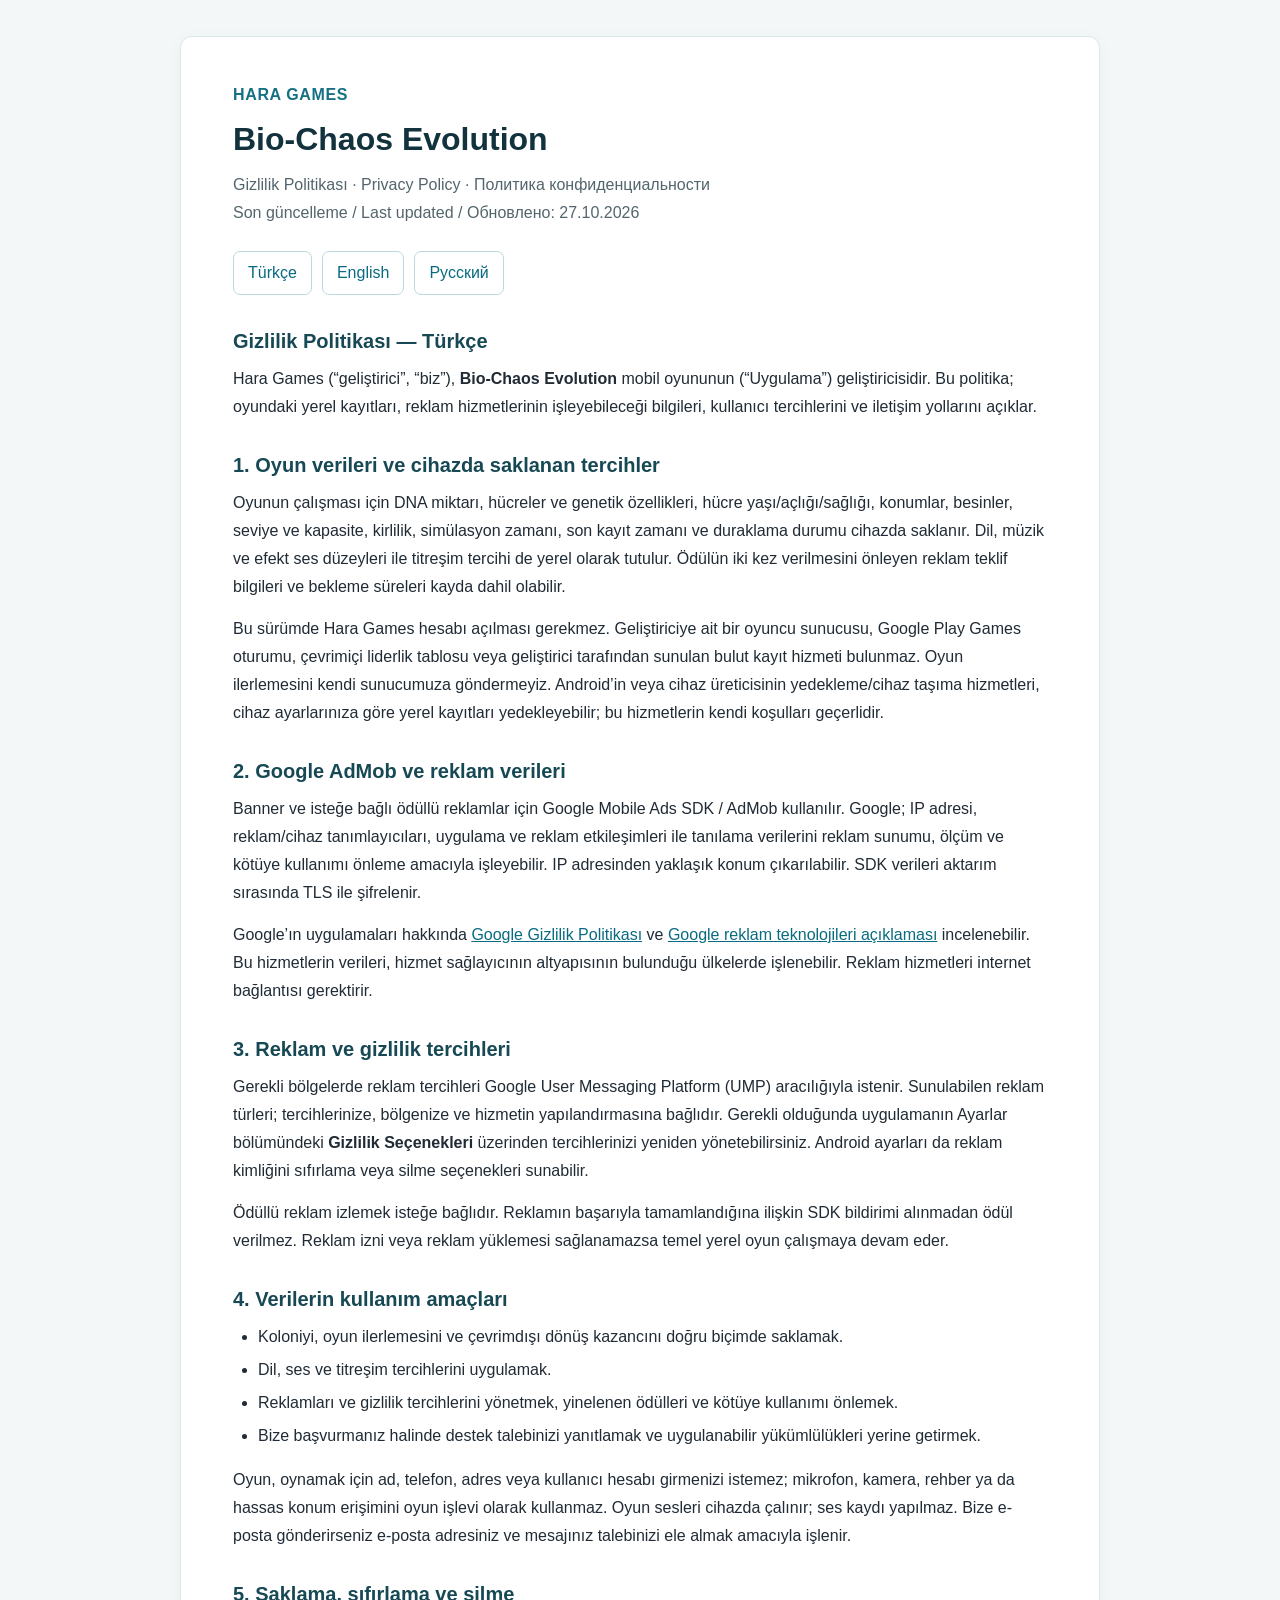
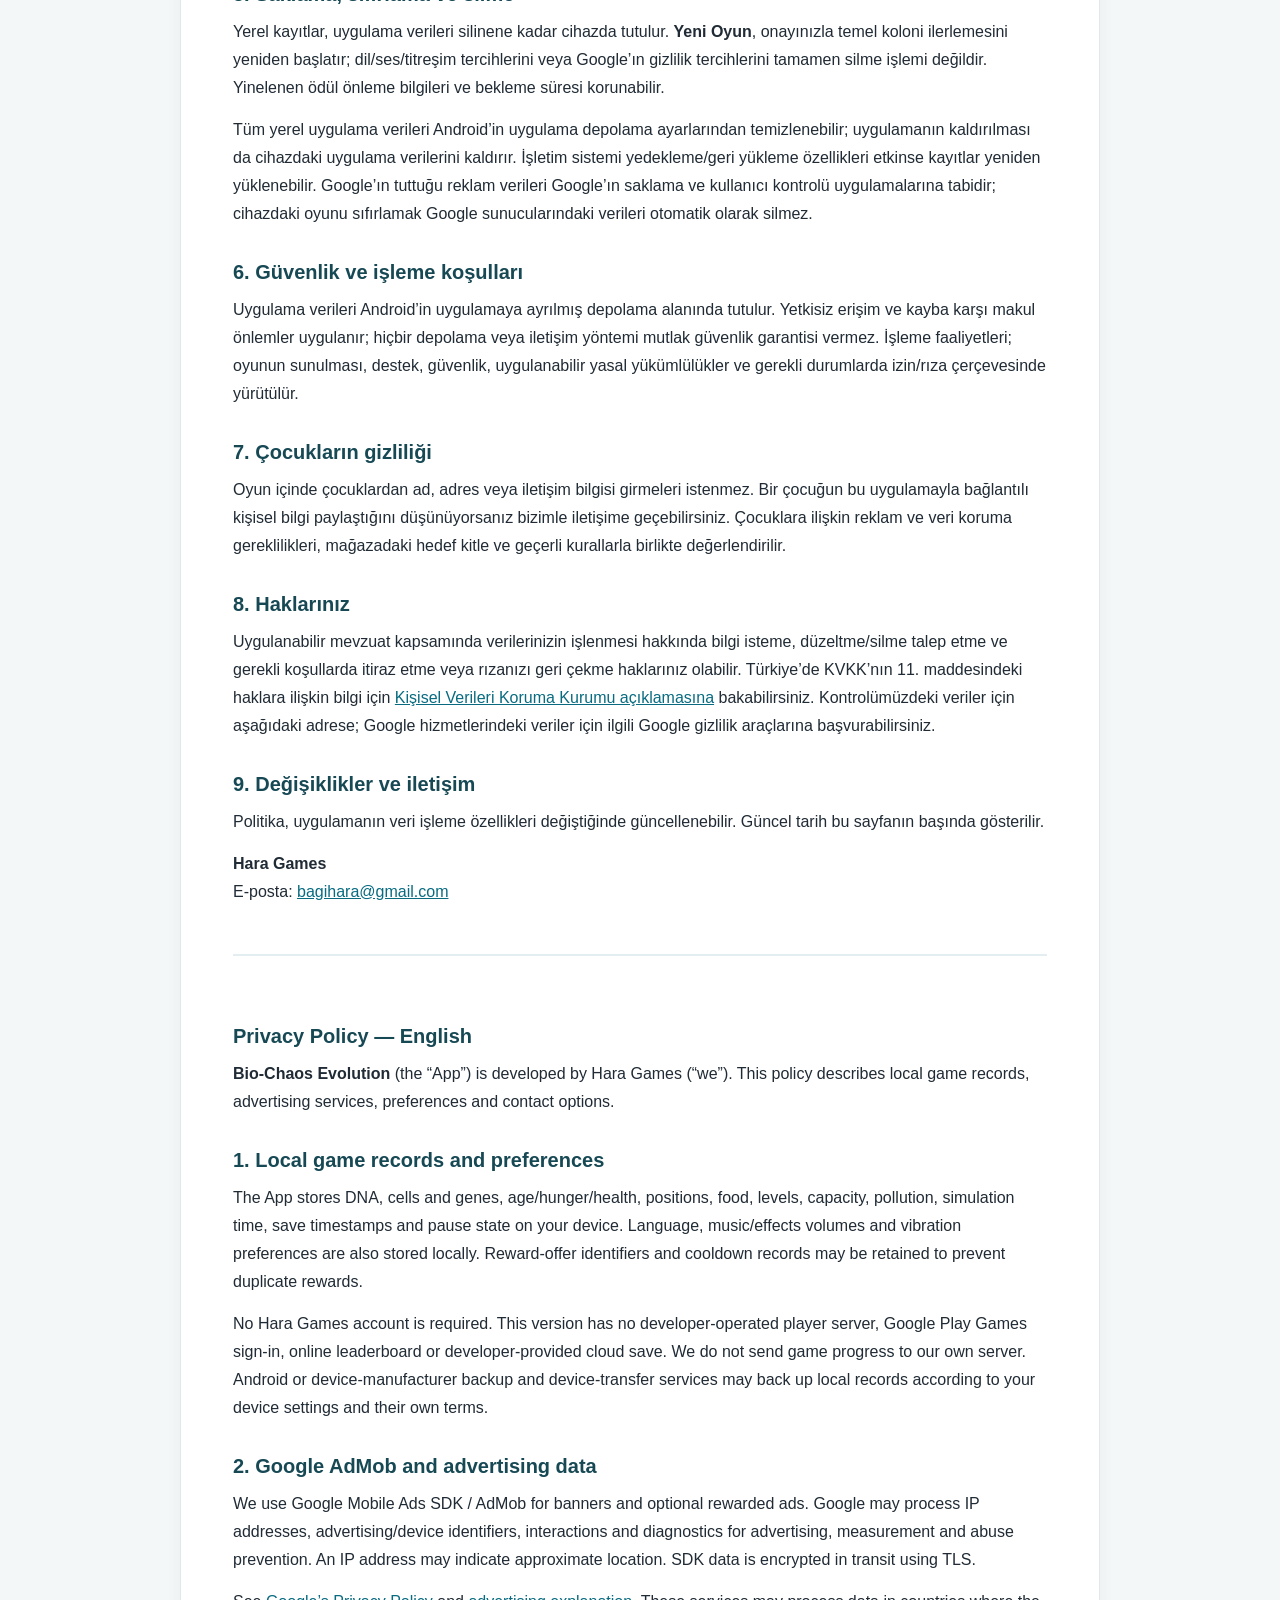
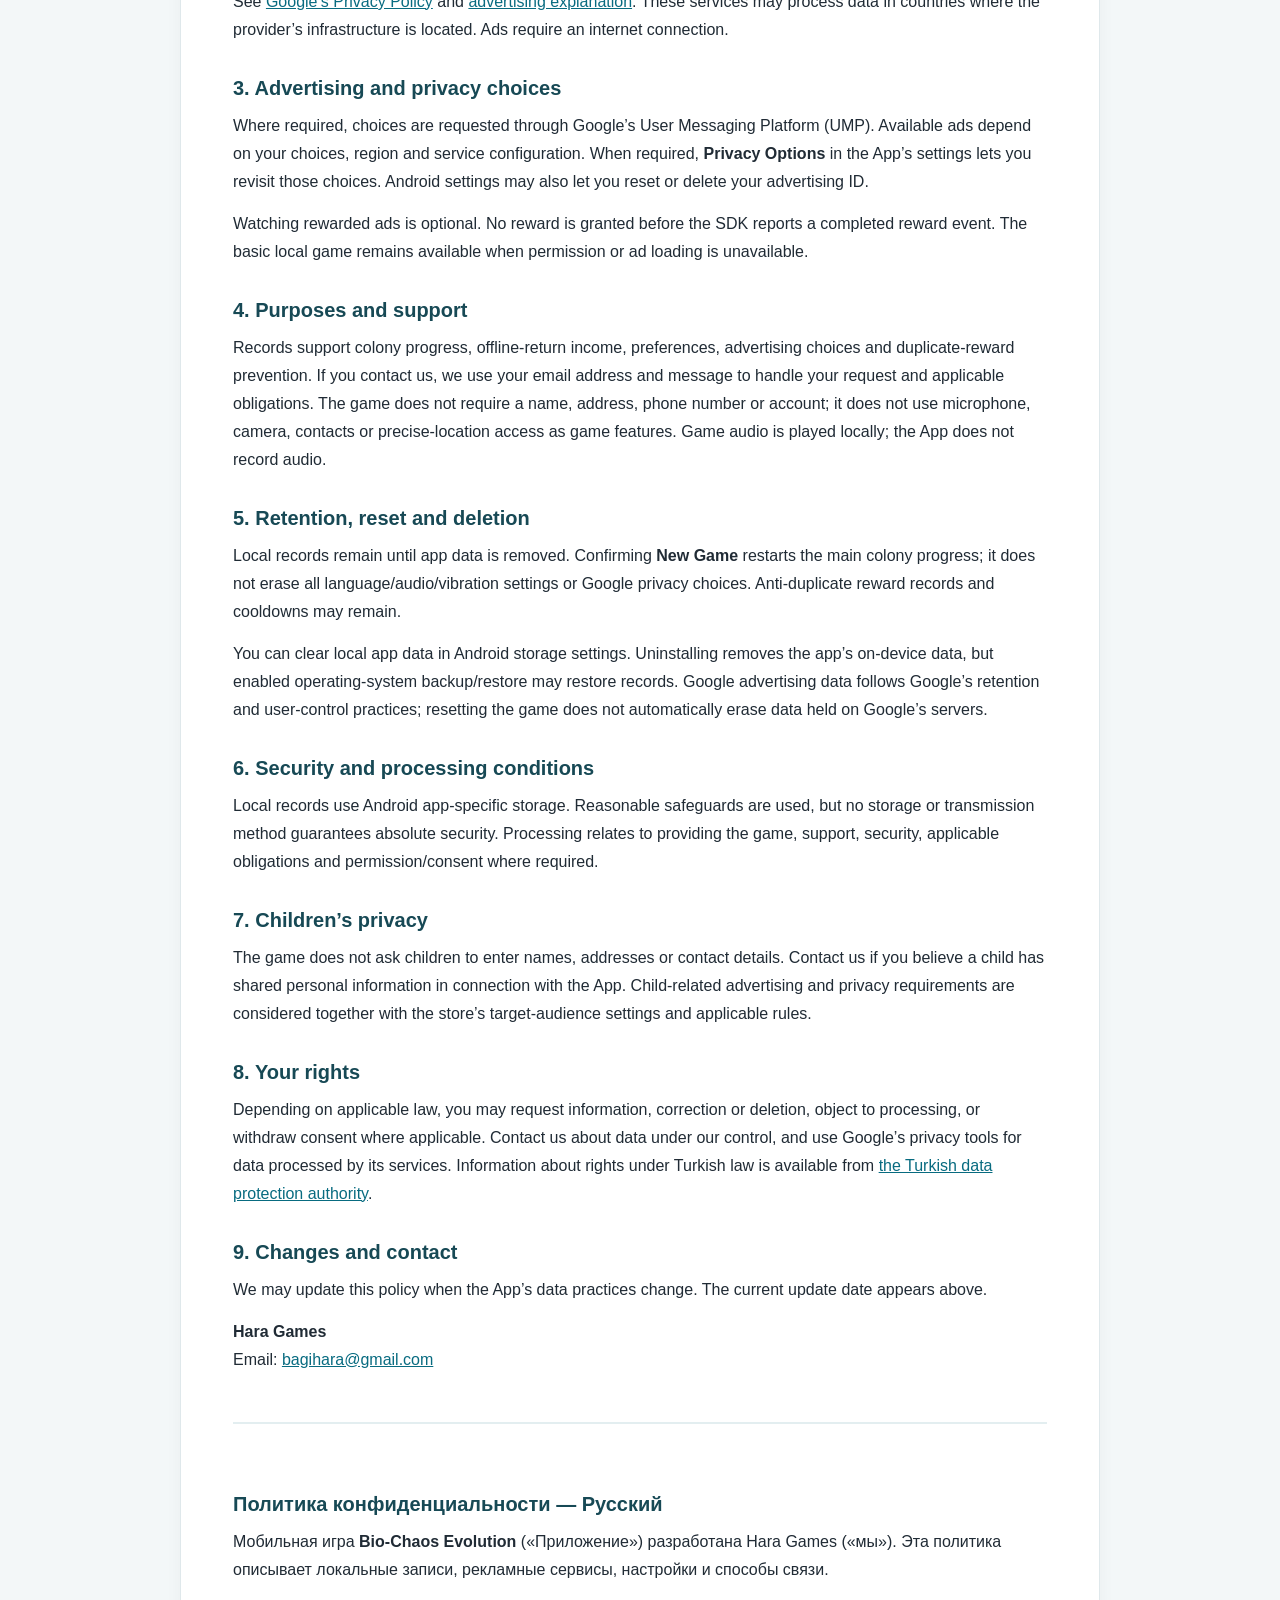
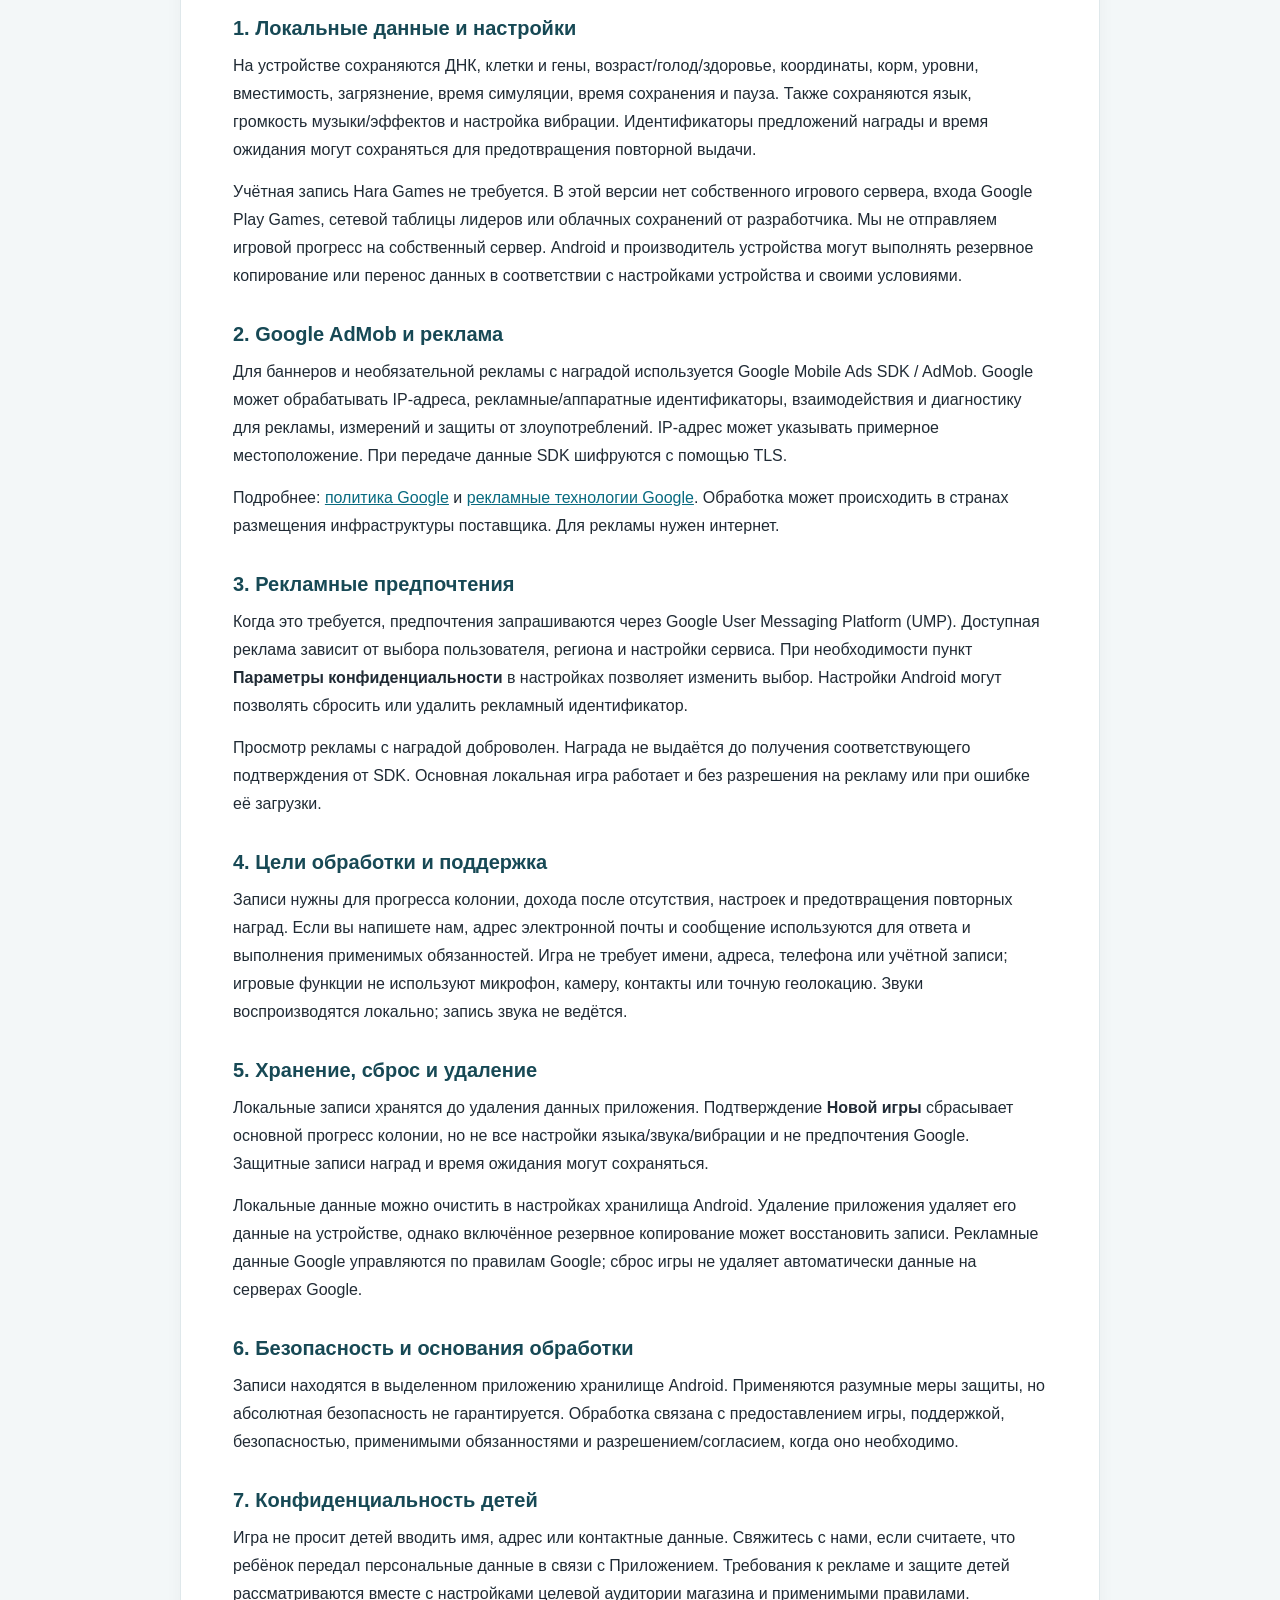
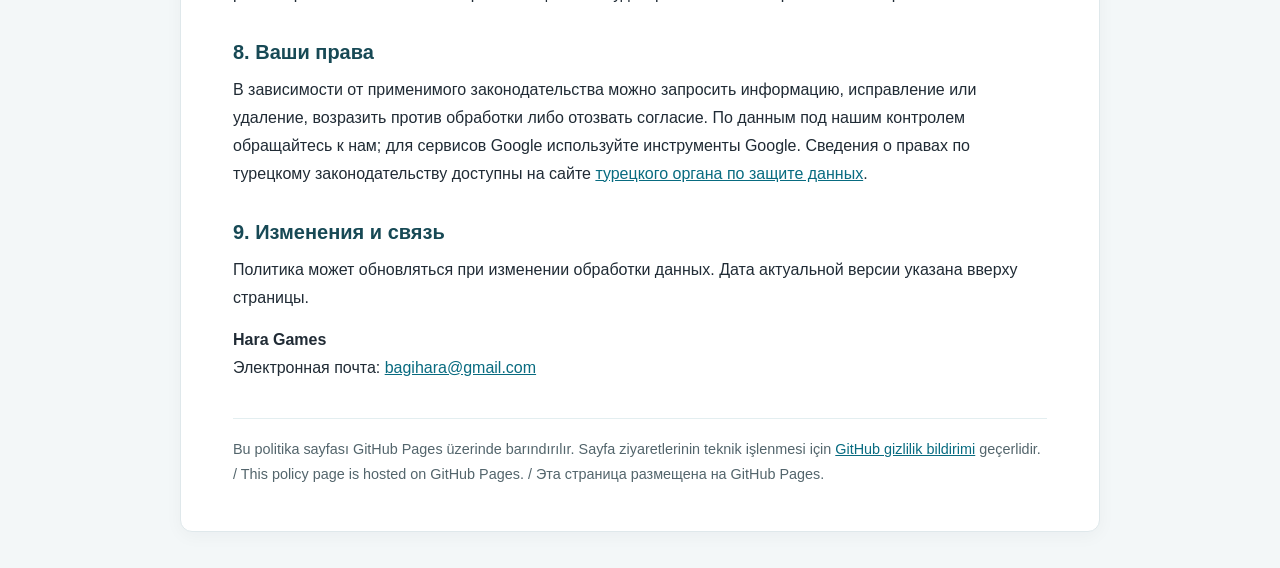
<file: Bio_Chaos_Evolution_Gizlilik_Politikasi.html>
<!doctype html>
<html lang="tr">
<head>
<meta charset="utf-8">
<meta name="viewport" content="width=device-width, initial-scale=1">
<meta name="robots" content="index,follow">
<meta name="description" content="Bio-Chaos Evolution mobil oyununun gizlilik politikası. Hara Games — Türkçe, English, Русский.">
<link rel="canonical" href="https://bagihara.github.io/Bio_Chaos_Evolution_Gizlilik_Politikasi.html">
<title>Bio-Chaos Evolution — Gizlilik Politikası / Privacy Policy</title>
<style>
:root{color-scheme:light}*{box-sizing:border-box}html{scroll-behavior:smooth}body{margin:0;background:#f3f7f8;color:#202b35;font:16px/1.75 Arial,Helvetica,sans-serif}main{max-width:920px;margin:36px auto;padding:44px 52px;background:#fff;border:1px solid #dfe8eb;border-radius:12px;box-shadow:0 4px 18px #14232d0a}h1{margin:0 0 10px;color:#12333d;font-size:2rem;line-height:1.3}h2{margin:30px 0 10px;color:#174955;font-size:1.25rem;line-height:1.4}p{margin:0 0 14px}ul{margin:0 0 16px;padding-left:25px}li{margin-bottom:5px}a{color:#086b80;overflow-wrap:anywhere}nav{display:flex;gap:10px;flex-wrap:wrap;margin:24px 0 32px}nav a{border:1px solid #bdd8de;border-radius:7px;padding:7px 14px;text-decoration:none}section{scroll-margin-top:24px}section+section{border-top:2px solid #e3eef0;margin-top:48px;padding-top:36px}.meta{color:#53656c}.brand{font-weight:bold;letter-spacing:.04em;color:#167084;margin-bottom:10px}footer{border-top:1px solid #e3eef0;margin-top:36px;padding-top:18px;font-size:.9rem;color:#53656c}@media(max-width:640px){body{background:#fff;font-size:15px}main{margin:0;padding:26px 20px;border:0;border-radius:0;box-shadow:none}h1{font-size:1.6rem}h2{font-size:1.15rem}}@media print{main{max-width:none;margin:0;padding:0;border:0;box-shadow:none}nav{display:none}section+section{break-before:page}}
</style>
</head>
<body><main>
<div class="brand">HARA GAMES</div>
<h1>Bio-Chaos Evolution</h1>
<p class="meta">Gizlilik Politikası · Privacy Policy · Политика конфиденциальности<br>Son güncelleme / Last updated / Обновлено: <time datetime="2026-10-27">27.10.2026</time></p>
<nav aria-label="Dil / Language"><a href="#tr" lang="tr">Türkçe</a><a href="#en" lang="en">English</a><a href="#ru" lang="ru">Русский</a></nav>

<section id="tr" lang="tr" aria-labelledby="tr-title">
<h2 id="tr-title">Gizlilik Politikası — Türkçe</h2>
<p>Hara Games (“geliştirici”, “biz”), <strong>Bio-Chaos Evolution</strong> mobil oyununun (“Uygulama”) geliştiricisidir. Bu politika; oyundaki yerel kayıtları, reklam hizmetlerinin işleyebileceği bilgileri, kullanıcı tercihlerini ve iletişim yollarını açıklar.</p>
<h2>1. Oyun verileri ve cihazda saklanan tercihler</h2>
<p>Oyunun çalışması için DNA miktarı, hücreler ve genetik özellikleri, hücre yaşı/açlığı/sağlığı, konumlar, besinler, seviye ve kapasite, kirlilik, simülasyon zamanı, son kayıt zamanı ve duraklama durumu cihazda saklanır. Dil, müzik ve efekt ses düzeyleri ile titreşim tercihi de yerel olarak tutulur. Ödülün iki kez verilmesini önleyen reklam teklif bilgileri ve bekleme süreleri kayda dahil olabilir.</p>
<p>Bu sürümde Hara Games hesabı açılması gerekmez. Geliştiriciye ait bir oyuncu sunucusu, Google Play Games oturumu, çevrimiçi liderlik tablosu veya geliştirici tarafından sunulan bulut kayıt hizmeti bulunmaz. Oyun ilerlemesini kendi sunucumuza göndermeyiz. Android’in veya cihaz üreticisinin yedekleme/cihaz taşıma hizmetleri, cihaz ayarlarınıza göre yerel kayıtları yedekleyebilir; bu hizmetlerin kendi koşulları geçerlidir.</p>
<h2>2. Google AdMob ve reklam verileri</h2>
<p>Banner ve isteğe bağlı ödüllü reklamlar için Google Mobile Ads SDK / AdMob kullanılır. Google; IP adresi, reklam/cihaz tanımlayıcıları, uygulama ve reklam etkileşimleri ile tanılama verilerini reklam sunumu, ölçüm ve kötüye kullanımı önleme amacıyla işleyebilir. IP adresinden yaklaşık konum çıkarılabilir. SDK verileri aktarım sırasında TLS ile şifrelenir.</p>
<p>Google’ın uygulamaları hakkında <a href="https://policies.google.com/privacy">Google Gizlilik Politikası</a> ve <a href="https://policies.google.com/technologies/ads">Google reklam teknolojileri açıklaması</a> incelenebilir. Bu hizmetlerin verileri, hizmet sağlayıcının altyapısının bulunduğu ülkelerde işlenebilir. Reklam hizmetleri internet bağlantısı gerektirir.</p>
<h2>3. Reklam ve gizlilik tercihleri</h2>
<p>Gerekli bölgelerde reklam tercihleri Google User Messaging Platform (UMP) aracılığıyla istenir. Sunulabilen reklam türleri; tercihlerinize, bölgenize ve hizmetin yapılandırmasına bağlıdır. Gerekli olduğunda uygulamanın Ayarlar bölümündeki <strong>Gizlilik Seçenekleri</strong> üzerinden tercihlerinizi yeniden yönetebilirsiniz. Android ayarları da reklam kimliğini sıfırlama veya silme seçenekleri sunabilir.</p>
<p>Ödüllü reklam izlemek isteğe bağlıdır. Reklamın başarıyla tamamlandığına ilişkin SDK bildirimi alınmadan ödül verilmez. Reklam izni veya reklam yüklemesi sağlanamazsa temel yerel oyun çalışmaya devam eder.</p>
<h2>4. Verilerin kullanım amaçları</h2>
<ul><li>Koloniyi, oyun ilerlemesini ve çevrimdışı dönüş kazancını doğru biçimde saklamak.</li><li>Dil, ses ve titreşim tercihlerini uygulamak.</li><li>Reklamları ve gizlilik tercihlerini yönetmek, yinelenen ödülleri ve kötüye kullanımı önlemek.</li><li>Bize başvurmanız halinde destek talebinizi yanıtlamak ve uygulanabilir yükümlülükleri yerine getirmek.</li></ul>
<p>Oyun, oynamak için ad, telefon, adres veya kullanıcı hesabı girmenizi istemez; mikrofon, kamera, rehber ya da hassas konum erişimini oyun işlevi olarak kullanmaz. Oyun sesleri cihazda çalınır; ses kaydı yapılmaz. Bize e-posta gönderirseniz e-posta adresiniz ve mesajınız talebinizi ele almak amacıyla işlenir.</p>
<h2>5. Saklama, sıfırlama ve silme</h2>
<p>Yerel kayıtlar, uygulama verileri silinene kadar cihazda tutulur. <strong>Yeni Oyun</strong>, onayınızla temel koloni ilerlemesini yeniden başlatır; dil/ses/titreşim tercihlerini veya Google’ın gizlilik tercihlerini tamamen silme işlemi değildir. Yinelenen ödül önleme bilgileri ve bekleme süresi korunabilir.</p>
<p>Tüm yerel uygulama verileri Android’in uygulama depolama ayarlarından temizlenebilir; uygulamanın kaldırılması da cihazdaki uygulama verilerini kaldırır. İşletim sistemi yedekleme/geri yükleme özellikleri etkinse kayıtlar yeniden yüklenebilir. Google’ın tuttuğu reklam verileri Google’ın saklama ve kullanıcı kontrolü uygulamalarına tabidir; cihazdaki oyunu sıfırlamak Google sunucularındaki verileri otomatik olarak silmez.</p>
<h2>6. Güvenlik ve işleme koşulları</h2>
<p>Uygulama verileri Android’in uygulamaya ayrılmış depolama alanında tutulur. Yetkisiz erişim ve kayba karşı makul önlemler uygulanır; hiçbir depolama veya iletişim yöntemi mutlak güvenlik garantisi vermez. İşleme faaliyetleri; oyunun sunulması, destek, güvenlik, uygulanabilir yasal yükümlülükler ve gerekli durumlarda izin/rıza çerçevesinde yürütülür.</p>
<h2>7. Çocukların gizliliği</h2>
<p>Oyun içinde çocuklardan ad, adres veya iletişim bilgisi girmeleri istenmez. Bir çocuğun bu uygulamayla bağlantılı kişisel bilgi paylaştığını düşünüyorsanız bizimle iletişime geçebilirsiniz. Çocuklara ilişkin reklam ve veri koruma gereklilikleri, mağazadaki hedef kitle ve geçerli kurallarla birlikte değerlendirilir.</p>
<h2>8. Haklarınız</h2>
<p>Uygulanabilir mevzuat kapsamında verilerinizin işlenmesi hakkında bilgi isteme, düzeltme/silme talep etme ve gerekli koşullarda itiraz etme veya rızanızı geri çekme haklarınız olabilir. Türkiye’de KVKK’nın 11. maddesindeki haklara ilişkin bilgi için <a href="https://www.kvkk.gov.tr/Icerik/2036/Ilgili-Kisinin-Haklari">Kişisel Verileri Koruma Kurumu açıklamasına</a> bakabilirsiniz. Kontrolümüzdeki veriler için aşağıdaki adrese; Google hizmetlerindeki veriler için ilgili Google gizlilik araçlarına başvurabilirsiniz.</p>
<h2>9. Değişiklikler ve iletişim</h2>
<p>Politika, uygulamanın veri işleme özellikleri değiştiğinde güncellenebilir. Güncel tarih bu sayfanın başında gösterilir.</p>
<p><strong>Hara Games</strong><br>E-posta: <a href="mailto:bagihara@gmail.com">bagihara@gmail.com</a></p>
</section>

<section id="en" lang="en" aria-labelledby="en-title">
<h2 id="en-title">Privacy Policy — English</h2>
<p><strong>Bio-Chaos Evolution</strong> (the “App”) is developed by Hara Games (“we”). This policy describes local game records, advertising services, preferences and contact options.</p>
<h2>1. Local game records and preferences</h2>
<p>The App stores DNA, cells and genes, age/hunger/health, positions, food, levels, capacity, pollution, simulation time, save timestamps and pause state on your device. Language, music/effects volumes and vibration preferences are also stored locally. Reward-offer identifiers and cooldown records may be retained to prevent duplicate rewards.</p>
<p>No Hara Games account is required. This version has no developer-operated player server, Google Play Games sign-in, online leaderboard or developer-provided cloud save. We do not send game progress to our own server. Android or device-manufacturer backup and device-transfer services may back up local records according to your device settings and their own terms.</p>
<h2>2. Google AdMob and advertising data</h2>
<p>We use Google Mobile Ads SDK / AdMob for banners and optional rewarded ads. Google may process IP addresses, advertising/device identifiers, interactions and diagnostics for advertising, measurement and abuse prevention. An IP address may indicate approximate location. SDK data is encrypted in transit using TLS.</p>
<p>See <a href="https://policies.google.com/privacy">Google’s Privacy Policy</a> and <a href="https://policies.google.com/technologies/ads">advertising explanation</a>. These services may process data in countries where the provider’s infrastructure is located. Ads require an internet connection.</p>
<h2>3. Advertising and privacy choices</h2>
<p>Where required, choices are requested through Google’s User Messaging Platform (UMP). Available ads depend on your choices, region and service configuration. When required, <strong>Privacy Options</strong> in the App’s settings lets you revisit those choices. Android settings may also let you reset or delete your advertising ID.</p>
<p>Watching rewarded ads is optional. No reward is granted before the SDK reports a completed reward event. The basic local game remains available when permission or ad loading is unavailable.</p>
<h2>4. Purposes and support</h2>
<p>Records support colony progress, offline-return income, preferences, advertising choices and duplicate-reward prevention. If you contact us, we use your email address and message to handle your request and applicable obligations. The game does not require a name, address, phone number or account; it does not use microphone, camera, contacts or precise-location access as game features. Game audio is played locally; the App does not record audio.</p>
<h2>5. Retention, reset and deletion</h2>
<p>Local records remain until app data is removed. Confirming <strong>New Game</strong> restarts the main colony progress; it does not erase all language/audio/vibration settings or Google privacy choices. Anti-duplicate reward records and cooldowns may remain.</p>
<p>You can clear local app data in Android storage settings. Uninstalling removes the app’s on-device data, but enabled operating-system backup/restore may restore records. Google advertising data follows Google’s retention and user-control practices; resetting the game does not automatically erase data held on Google’s servers.</p>
<h2>6. Security and processing conditions</h2>
<p>Local records use Android app-specific storage. Reasonable safeguards are used, but no storage or transmission method guarantees absolute security. Processing relates to providing the game, support, security, applicable obligations and permission/consent where required.</p>
<h2>7. Children’s privacy</h2>
<p>The game does not ask children to enter names, addresses or contact details. Contact us if you believe a child has shared personal information in connection with the App. Child-related advertising and privacy requirements are considered together with the store’s target-audience settings and applicable rules.</p>
<h2>8. Your rights</h2>
<p>Depending on applicable law, you may request information, correction or deletion, object to processing, or withdraw consent where applicable. Contact us about data under our control, and use Google’s privacy tools for data processed by its services. Information about rights under Turkish law is available from <a href="https://www.kvkk.gov.tr/Icerik/2036/Ilgili-Kisinin-Haklari">the Turkish data protection authority</a>.</p>
<h2>9. Changes and contact</h2>
<p>We may update this policy when the App’s data practices change. The current update date appears above.</p>
<p><strong>Hara Games</strong><br>Email: <a href="mailto:bagihara@gmail.com">bagihara@gmail.com</a></p>
</section>

<section id="ru" lang="ru" aria-labelledby="ru-title">
<h2 id="ru-title">Политика конфиденциальности — Русский</h2>
<p>Мобильная игра <strong>Bio-Chaos Evolution</strong> («Приложение») разработана Hara Games («мы»). Эта политика описывает локальные записи, рекламные сервисы, настройки и способы связи.</p>
<h2>1. Локальные данные и настройки</h2>
<p>На устройстве сохраняются ДНК, клетки и гены, возраст/голод/здоровье, координаты, корм, уровни, вместимость, загрязнение, время симуляции, время сохранения и пауза. Также сохраняются язык, громкость музыки/эффектов и настройка вибрации. Идентификаторы предложений награды и время ожидания могут сохраняться для предотвращения повторной выдачи.</p>
<p>Учётная запись Hara Games не требуется. В этой версии нет собственного игрового сервера, входа Google Play Games, сетевой таблицы лидеров или облачных сохранений от разработчика. Мы не отправляем игровой прогресс на собственный сервер. Android и производитель устройства могут выполнять резервное копирование или перенос данных в соответствии с настройками устройства и своими условиями.</p>
<h2>2. Google AdMob и реклама</h2>
<p>Для баннеров и необязательной рекламы с наградой используется Google Mobile Ads SDK / AdMob. Google может обрабатывать IP-адреса, рекламные/аппаратные идентификаторы, взаимодействия и диагностику для рекламы, измерений и защиты от злоупотреблений. IP-адрес может указывать примерное местоположение. При передаче данные SDK шифруются с помощью TLS.</p>
<p>Подробнее: <a href="https://policies.google.com/privacy">политика Google</a> и <a href="https://policies.google.com/technologies/ads">рекламные технологии Google</a>. Обработка может происходить в странах размещения инфраструктуры поставщика. Для рекламы нужен интернет.</p>
<h2>3. Рекламные предпочтения</h2>
<p>Когда это требуется, предпочтения запрашиваются через Google User Messaging Platform (UMP). Доступная реклама зависит от выбора пользователя, региона и настройки сервиса. При необходимости пункт <strong>Параметры конфиденциальности</strong> в настройках позволяет изменить выбор. Настройки Android могут позволять сбросить или удалить рекламный идентификатор.</p>
<p>Просмотр рекламы с наградой доброволен. Награда не выдаётся до получения соответствующего подтверждения от SDK. Основная локальная игра работает и без разрешения на рекламу или при ошибке её загрузки.</p>
<h2>4. Цели обработки и поддержка</h2>
<p>Записи нужны для прогресса колонии, дохода после отсутствия, настроек и предотвращения повторных наград. Если вы напишете нам, адрес электронной почты и сообщение используются для ответа и выполнения применимых обязанностей. Игра не требует имени, адреса, телефона или учётной записи; игровые функции не используют микрофон, камеру, контакты или точную геолокацию. Звуки воспроизводятся локально; запись звука не ведётся.</p>
<h2>5. Хранение, сброс и удаление</h2>
<p>Локальные записи хранятся до удаления данных приложения. Подтверждение <strong>Новой игры</strong> сбрасывает основной прогресс колонии, но не все настройки языка/звука/вибрации и не предпочтения Google. Защитные записи наград и время ожидания могут сохраняться.</p>
<p>Локальные данные можно очистить в настройках хранилища Android. Удаление приложения удаляет его данные на устройстве, однако включённое резервное копирование может восстановить записи. Рекламные данные Google управляются по правилам Google; сброс игры не удаляет автоматически данные на серверах Google.</p>
<h2>6. Безопасность и основания обработки</h2>
<p>Записи находятся в выделенном приложению хранилище Android. Применяются разумные меры защиты, но абсолютная безопасность не гарантируется. Обработка связана с предоставлением игры, поддержкой, безопасностью, применимыми обязанностями и разрешением/согласием, когда оно необходимо.</p>
<h2>7. Конфиденциальность детей</h2>
<p>Игра не просит детей вводить имя, адрес или контактные данные. Свяжитесь с нами, если считаете, что ребёнок передал персональные данные в связи с Приложением. Требования к рекламе и защите детей рассматриваются вместе с настройками целевой аудитории магазина и применимыми правилами.</p>
<h2>8. Ваши права</h2>
<p>В зависимости от применимого законодательства можно запросить информацию, исправление или удаление, возразить против обработки либо отозвать согласие. По данным под нашим контролем обращайтесь к нам; для сервисов Google используйте инструменты Google. Сведения о правах по турецкому законодательству доступны на сайте <a href="https://www.kvkk.gov.tr/Icerik/2036/Ilgili-Kisinin-Haklari">турецкого органа по защите данных</a>.</p>
<h2>9. Изменения и связь</h2>
<p>Политика может обновляться при изменении обработки данных. Дата актуальной версии указана вверху страницы.</p>
<p><strong>Hara Games</strong><br>Электронная почта: <a href="mailto:bagihara@gmail.com">bagihara@gmail.com</a></p>
</section>
<footer>Bu politika sayfası GitHub Pages üzerinde barındırılır. Sayfa ziyaretlerinin teknik işlenmesi için <a href="https://docs.github.com/en/site-policy/privacy-policies/github-general-privacy-statement">GitHub gizlilik bildirimi</a> geçerlidir. / This policy page is hosted on GitHub Pages. / Эта страница размещена на GitHub Pages.</footer>
</main></body></html>
</file>
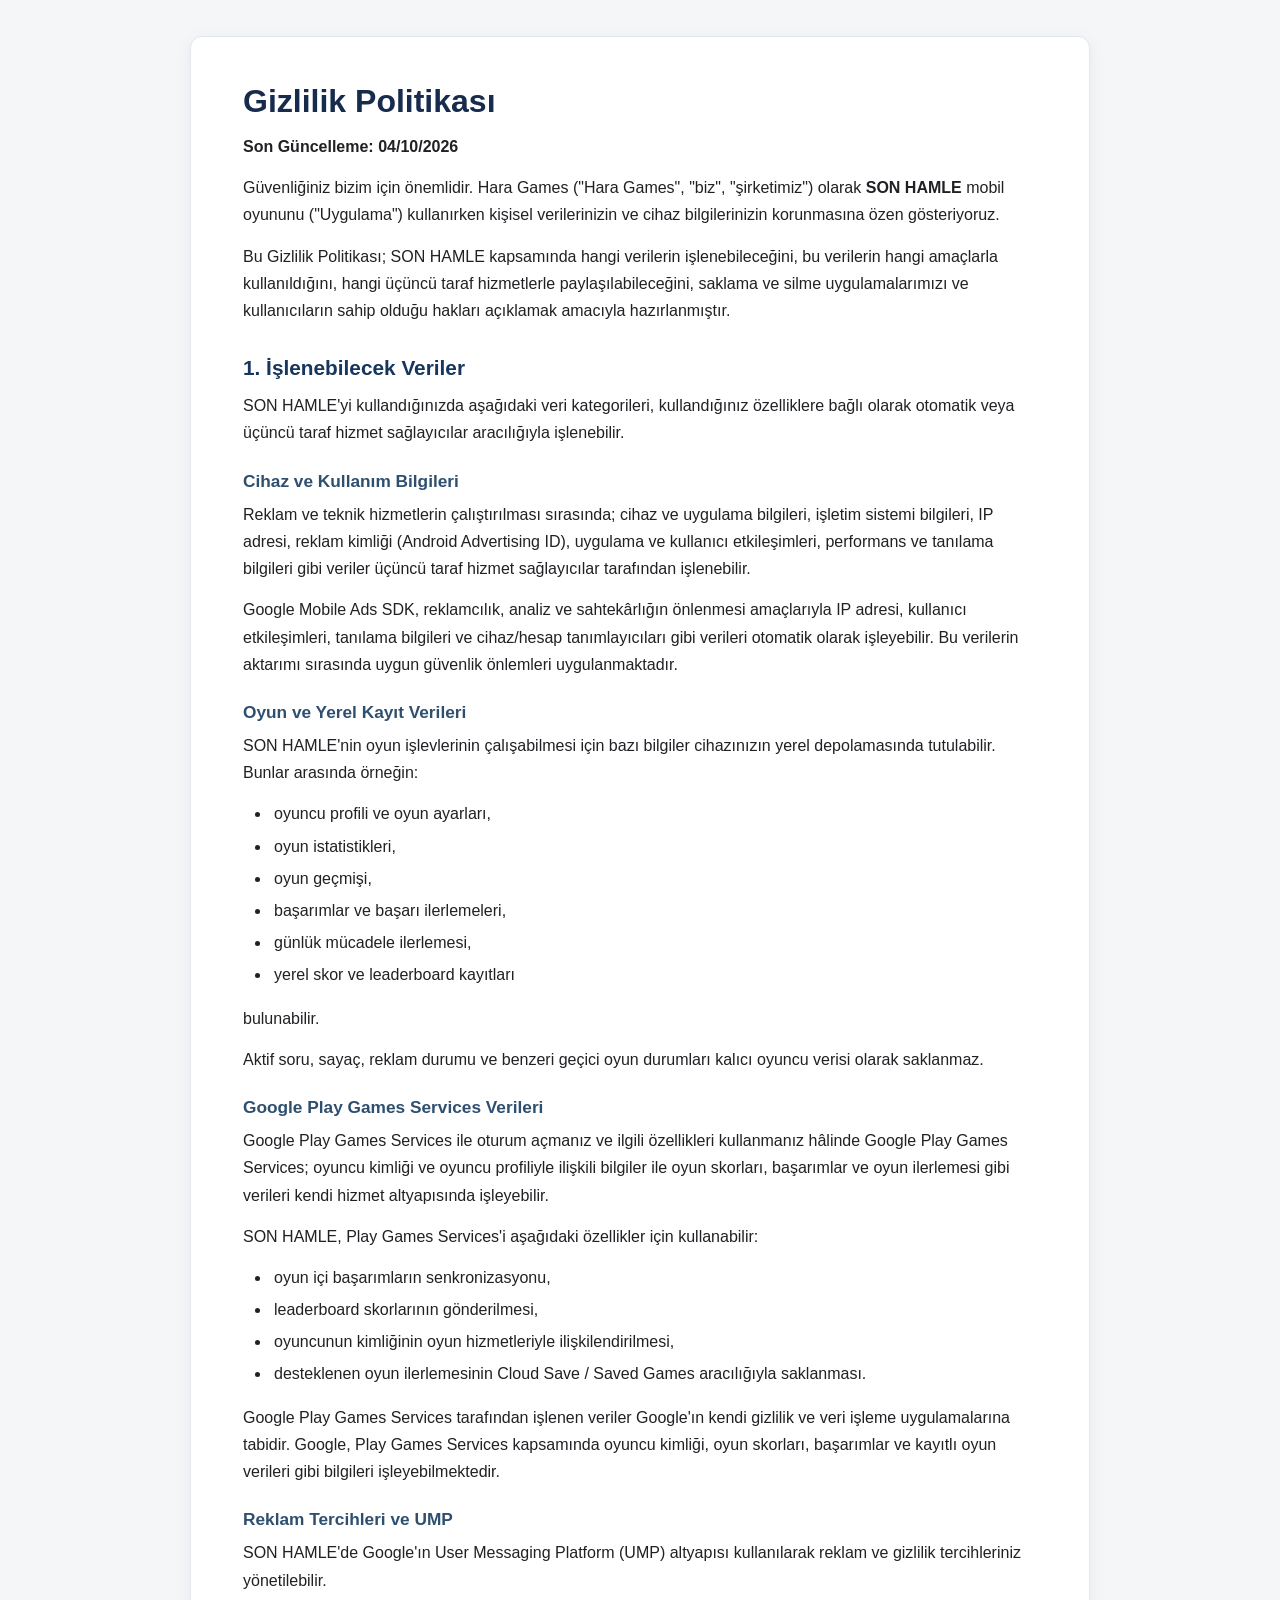
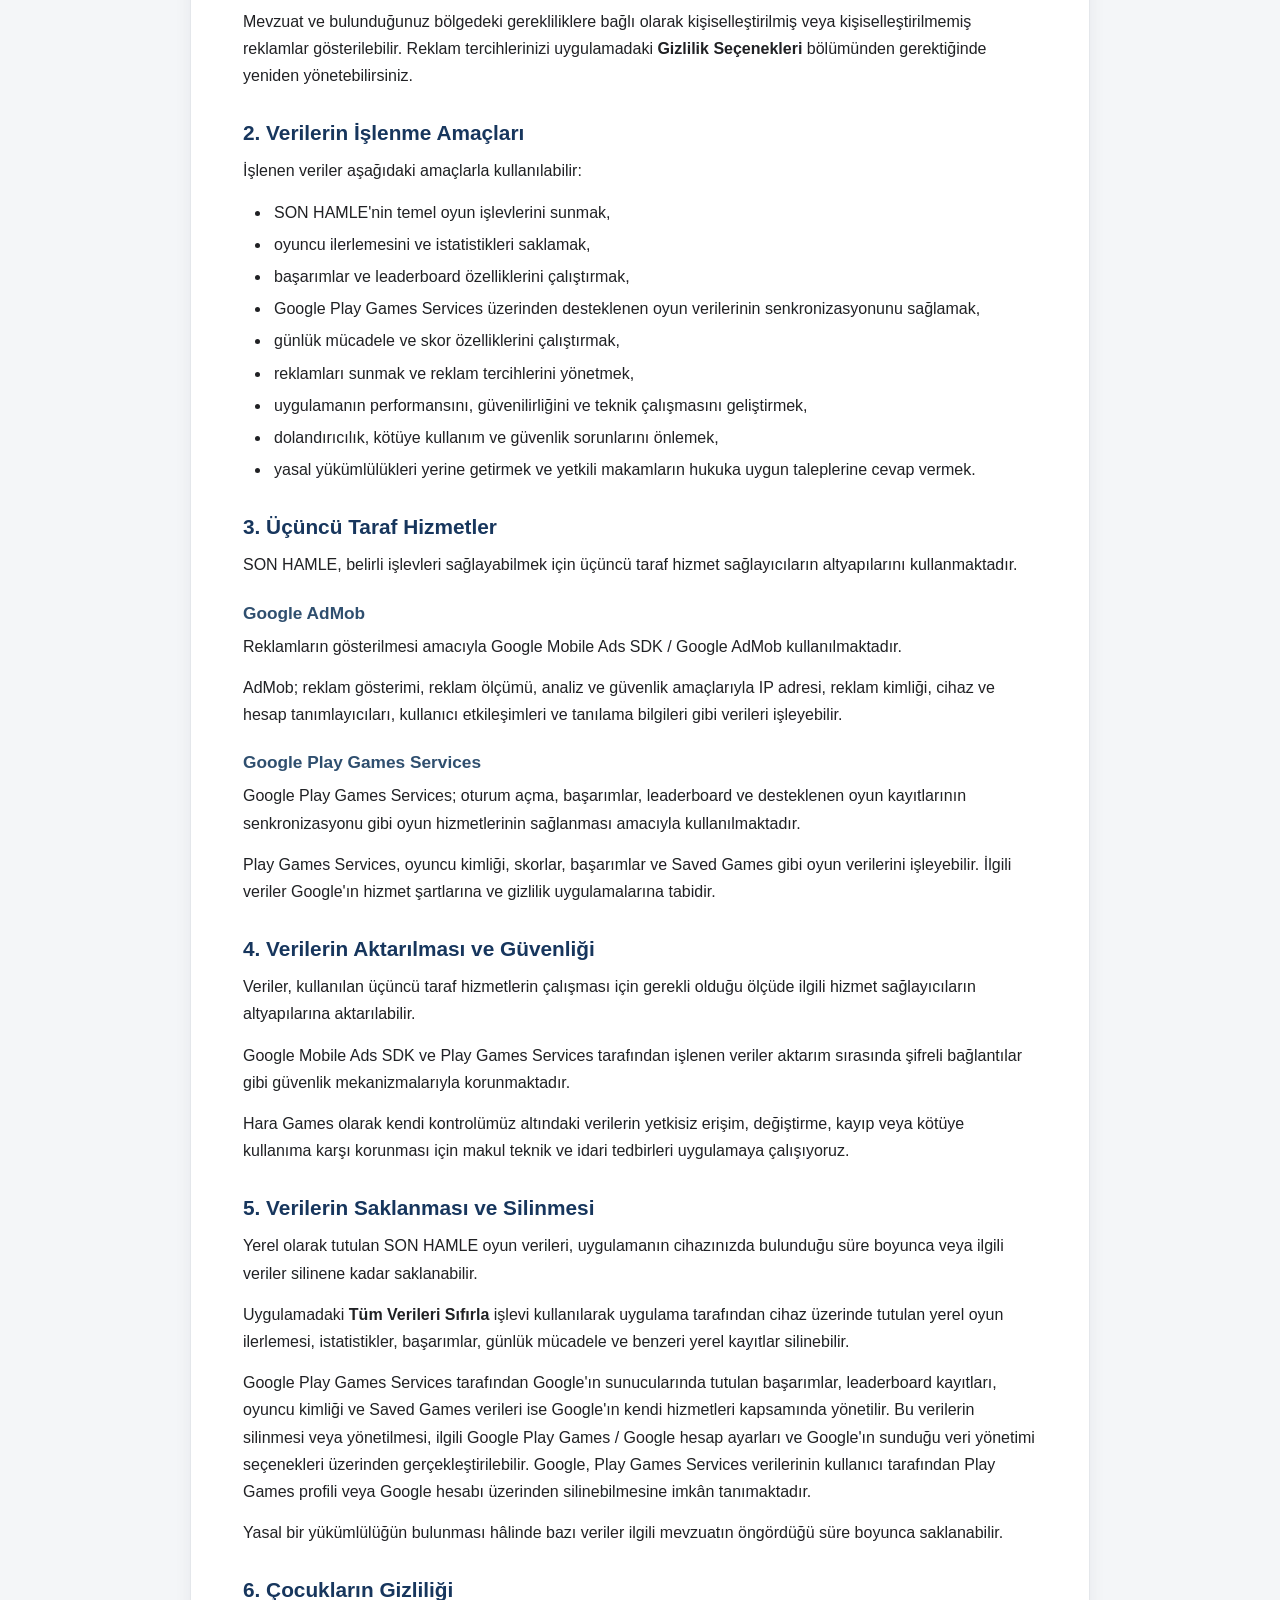
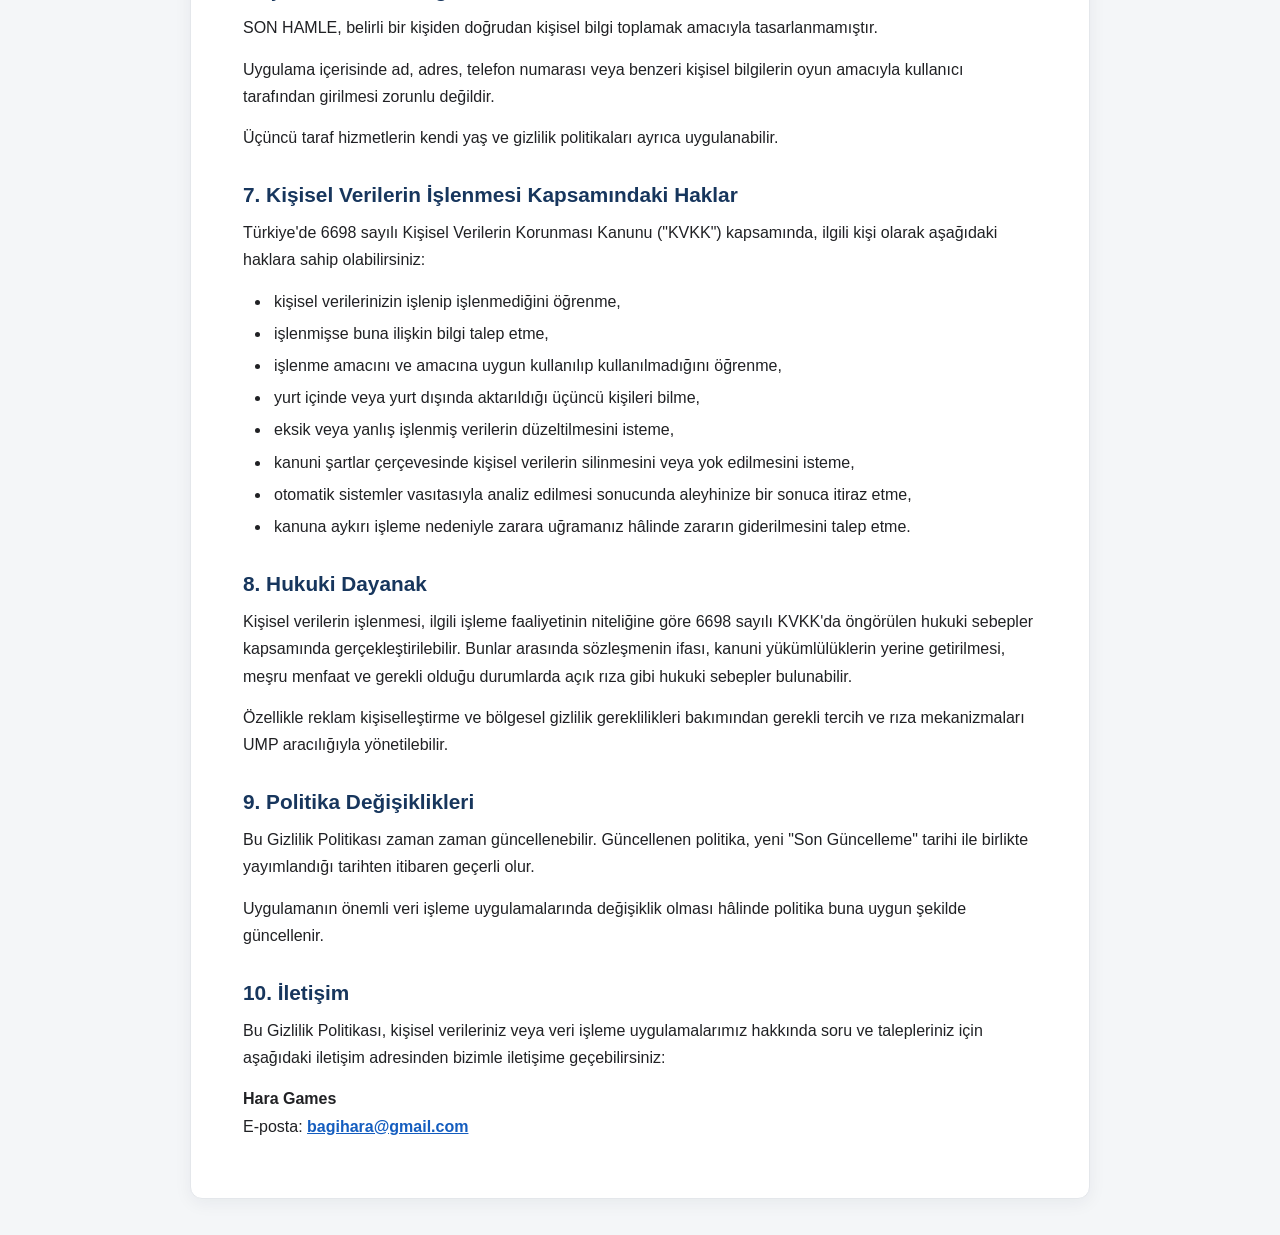
<file: Son_HAMLE_Gizlilik_Politikasi.html>
<!doctype html>
<html lang="tr">
<head>
<meta charset="utf-8">
<meta name="viewport" content="width=device-width, initial-scale=1">
<meta name="robots" content="index,follow">
<title>Son Hamle – Gizlilik Politikası</title>
<style>
:root { color-scheme: light; }
* { box-sizing: border-box; }
body { margin: 0; background: #f4f6f8; color: #202124; font-family: Arial, Helvetica, sans-serif; font-size: 16px; line-height: 1.7; }
main { max-width: 900px; margin: 36px auto; padding: 44px 52px; background: #fff; border: 1px solid #e4e7eb; border-radius: 12px; box-shadow: 0 4px 18px rgba(20,30,45,.06); }
h1 { margin: 0 0 12px; color: #172b4d; font-size: 2rem; line-height: 1.25; }
h2 { margin: 30px 0 10px; color: #17365d; font-size: 1.3rem; line-height: 1.35; }
h3 { margin: 22px 0 8px; color: #2f4f6f; font-size: 1.08rem; line-height: 1.4; }
p { margin: 0 0 14px; }
ul { margin: 0 0 16px; padding-left: 28px; }
li { margin: 0 0 5px; padding-left: 3px; }
a { color: #145dbf; overflow-wrap: anywhere; }
@media (max-width: 640px) { body { font-size: 15px; background: #fff; } main { margin: 0; padding: 28px 20px; border: 0; border-radius: 0; box-shadow: none; } h1 { font-size: 1.65rem; } h2 { font-size: 1.2rem; } }
@media print { body { background: #fff; } main { max-width: none; margin: 0; padding: 0; border: 0; box-shadow: none; } }
</style>
</head>
<body>
<main>
<h1><strong>Gizlilik Politikası</strong></h1>
<p><strong>Son Güncelleme: 04/10/2026</strong></p>
<p>Güvenliğiniz bizim için önemlidir. Hara Games (&quot;Hara Games&quot;, &quot;biz&quot;, &quot;şirketimiz&quot;) olarak <strong>SON HAMLE</strong> mobil oyununu (&quot;Uygulama&quot;) kullanırken kişisel verilerinizin ve cihaz bilgilerinizin korunmasına özen gösteriyoruz.</p>
<p>Bu Gizlilik Politikası; SON HAMLE kapsamında hangi verilerin işlenebileceğini, bu verilerin hangi amaçlarla kullanıldığını, hangi üçüncü taraf hizmetlerle paylaşılabileceğini, saklama ve silme uygulamalarımızı ve kullanıcıların sahip olduğu hakları açıklamak amacıyla hazırlanmıştır.</p>
<h2><strong>1. İşlenebilecek Veriler</strong></h2>
<p>SON HAMLE&#x27;yi kullandığınızda aşağıdaki veri kategorileri, kullandığınız özelliklere bağlı olarak otomatik veya üçüncü taraf hizmet sağlayıcılar aracılığıyla işlenebilir.</p>
<h3><strong>Cihaz ve Kullanım Bilgileri</strong></h3>
<p>Reklam ve teknik hizmetlerin çalıştırılması sırasında; cihaz ve uygulama bilgileri, işletim sistemi bilgileri, IP adresi, reklam kimliği (Android Advertising ID), uygulama ve kullanıcı etkileşimleri, performans ve tanılama bilgileri gibi veriler üçüncü taraf hizmet sağlayıcılar tarafından işlenebilir.</p>
<p>Google Mobile Ads SDK, reklamcılık, analiz ve sahtekârlığın önlenmesi amaçlarıyla IP adresi, kullanıcı etkileşimleri, tanılama bilgileri ve cihaz/hesap tanımlayıcıları gibi verileri otomatik olarak işleyebilir. Bu verilerin aktarımı sırasında uygun güvenlik önlemleri uygulanmaktadır.</p>
<h3><strong>Oyun ve Yerel Kayıt Verileri</strong></h3>
<p>SON HAMLE&#x27;nin oyun işlevlerinin çalışabilmesi için bazı bilgiler cihazınızın yerel depolamasında tutulabilir. Bunlar arasında örneğin:</p>
<ul>
<li>oyuncu profili ve oyun ayarları,</li>
<li>oyun istatistikleri,</li>
<li>oyun geçmişi,</li>
<li>başarımlar ve başarı ilerlemeleri,</li>
<li>günlük mücadele ilerlemesi,</li>
<li>yerel skor ve leaderboard kayıtları</li>
</ul>
<p>bulunabilir.</p>
<p>Aktif soru, sayaç, reklam durumu ve benzeri geçici oyun durumları kalıcı oyuncu verisi olarak saklanmaz.</p>
<h3><strong>Google Play Games Services Verileri</strong></h3>
<p>Google Play Games Services ile oturum açmanız ve ilgili özellikleri kullanmanız hâlinde Google Play Games Services; oyuncu kimliği ve oyuncu profiliyle ilişkili bilgiler ile oyun skorları, başarımlar ve oyun ilerlemesi gibi verileri kendi hizmet altyapısında işleyebilir.</p>
<p>SON HAMLE, Play Games Services&#x27;i aşağıdaki özellikler için kullanabilir:</p>
<ul>
<li>oyun içi başarımların senkronizasyonu,</li>
<li>leaderboard skorlarının gönderilmesi,</li>
<li>oyuncunun kimliğinin oyun hizmetleriyle ilişkilendirilmesi,</li>
<li>desteklenen oyun ilerlemesinin Cloud Save / Saved Games aracılığıyla saklanması.</li>
</ul>
<p>Google Play Games Services tarafından işlenen veriler Google&#x27;ın kendi gizlilik ve veri işleme uygulamalarına tabidir. Google, Play Games Services kapsamında oyuncu kimliği, oyun skorları, başarımlar ve kayıtlı oyun verileri gibi bilgileri işleyebilmektedir.</p>
<h3><strong>Reklam Tercihleri ve UMP</strong></h3>
<p>SON HAMLE&#x27;de Google&#x27;ın User Messaging Platform (UMP) altyapısı kullanılarak reklam ve gizlilik tercihleriniz yönetilebilir.</p>
<p>Mevzuat ve bulunduğunuz bölgedeki gerekliliklere bağlı olarak kişiselleştirilmiş veya kişiselleştirilmemiş reklamlar gösterilebilir. Reklam tercihlerinizi uygulamadaki <strong>Gizlilik Seçenekleri</strong> bölümünden gerektiğinde yeniden yönetebilirsiniz.</p>
<h2><strong>2. Verilerin İşlenme Amaçları</strong></h2>
<p>İşlenen veriler aşağıdaki amaçlarla kullanılabilir:</p>
<ul>
<li>SON HAMLE&#x27;nin temel oyun işlevlerini sunmak,</li>
<li>oyuncu ilerlemesini ve istatistikleri saklamak,</li>
<li>başarımlar ve leaderboard özelliklerini çalıştırmak,</li>
<li>Google Play Games Services üzerinden desteklenen oyun verilerinin senkronizasyonunu sağlamak,</li>
<li>günlük mücadele ve skor özelliklerini çalıştırmak,</li>
<li>reklamları sunmak ve reklam tercihlerini yönetmek,</li>
<li>uygulamanın performansını, güvenilirliğini ve teknik çalışmasını geliştirmek,</li>
<li>dolandırıcılık, kötüye kullanım ve güvenlik sorunlarını önlemek,</li>
<li>yasal yükümlülükleri yerine getirmek ve yetkili makamların hukuka uygun taleplerine cevap vermek.</li>
</ul>
<h2><strong>3. Üçüncü Taraf Hizmetler</strong></h2>
<p>SON HAMLE, belirli işlevleri sağlayabilmek için üçüncü taraf hizmet sağlayıcıların altyapılarını kullanmaktadır.</p>
<h3><strong>Google AdMob</strong></h3>
<p>Reklamların gösterilmesi amacıyla Google Mobile Ads SDK / Google AdMob kullanılmaktadır.</p>
<p>AdMob; reklam gösterimi, reklam ölçümü, analiz ve güvenlik amaçlarıyla IP adresi, reklam kimliği, cihaz ve hesap tanımlayıcıları, kullanıcı etkileşimleri ve tanılama bilgileri gibi verileri işleyebilir.</p>
<h3><strong>Google Play Games Services</strong></h3>
<p>Google Play Games Services; oturum açma, başarımlar, leaderboard ve desteklenen oyun kayıtlarının senkronizasyonu gibi oyun hizmetlerinin sağlanması amacıyla kullanılmaktadır.</p>
<p>Play Games Services, oyuncu kimliği, skorlar, başarımlar ve Saved Games gibi oyun verilerini işleyebilir. İlgili veriler Google&#x27;ın hizmet şartlarına ve gizlilik uygulamalarına tabidir.</p>
<h2><strong>4. Verilerin Aktarılması ve Güvenliği</strong></h2>
<p>Veriler, kullanılan üçüncü taraf hizmetlerin çalışması için gerekli olduğu ölçüde ilgili hizmet sağlayıcıların altyapılarına aktarılabilir.</p>
<p>Google Mobile Ads SDK ve Play Games Services tarafından işlenen veriler aktarım sırasında şifreli bağlantılar gibi güvenlik mekanizmalarıyla korunmaktadır.</p>
<p>Hara Games olarak kendi kontrolümüz altındaki verilerin yetkisiz erişim, değiştirme, kayıp veya kötüye kullanıma karşı korunması için makul teknik ve idari tedbirleri uygulamaya çalışıyoruz.</p>
<h2><strong>5. Verilerin Saklanması ve Silinmesi</strong></h2>
<p>Yerel olarak tutulan SON HAMLE oyun verileri, uygulamanın cihazınızda bulunduğu süre boyunca veya ilgili veriler silinene kadar saklanabilir.</p>
<p>Uygulamadaki <strong>Tüm Verileri Sıfırla</strong> işlevi kullanılarak uygulama tarafından cihaz üzerinde tutulan yerel oyun ilerlemesi, istatistikler, başarımlar, günlük mücadele ve benzeri yerel kayıtlar silinebilir.</p>
<p>Google Play Games Services tarafından Google&#x27;ın sunucularında tutulan başarımlar, leaderboard kayıtları, oyuncu kimliği ve Saved Games verileri ise Google&#x27;ın kendi hizmetleri kapsamında yönetilir. Bu verilerin silinmesi veya yönetilmesi, ilgili Google Play Games / Google hesap ayarları ve Google&#x27;ın sunduğu veri yönetimi seçenekleri üzerinden gerçekleştirilebilir. Google, Play Games Services verilerinin kullanıcı tarafından Play Games profili veya Google hesabı üzerinden silinebilmesine imkân tanımaktadır.</p>
<p>Yasal bir yükümlülüğün bulunması hâlinde bazı veriler ilgili mevzuatın öngördüğü süre boyunca saklanabilir.</p>
<h2><strong>6. Çocukların Gizliliği</strong></h2>
<p>SON HAMLE, belirli bir kişiden doğrudan kişisel bilgi toplamak amacıyla tasarlanmamıştır.</p>
<p>Uygulama içerisinde ad, adres, telefon numarası veya benzeri kişisel bilgilerin oyun amacıyla kullanıcı tarafından girilmesi zorunlu değildir.</p>
<p>Üçüncü taraf hizmetlerin kendi yaş ve gizlilik politikaları ayrıca uygulanabilir.</p>
<h2><strong>7. Kişisel Verilerin İşlenmesi Kapsamındaki Haklar</strong></h2>
<p>Türkiye&#x27;de 6698 sayılı Kişisel Verilerin Korunması Kanunu (&quot;KVKK&quot;) kapsamında, ilgili kişi olarak aşağıdaki haklara sahip olabilirsiniz:</p>
<ul>
<li>kişisel verilerinizin işlenip işlenmediğini öğrenme,</li>
<li>işlenmişse buna ilişkin bilgi talep etme,</li>
<li>işlenme amacını ve amacına uygun kullanılıp kullanılmadığını öğrenme,</li>
<li>yurt içinde veya yurt dışında aktarıldığı üçüncü kişileri bilme,</li>
<li>eksik veya yanlış işlenmiş verilerin düzeltilmesini isteme,</li>
<li>kanuni şartlar çerçevesinde kişisel verilerin silinmesini veya yok edilmesini isteme,</li>
<li>otomatik sistemler vasıtasıyla analiz edilmesi sonucunda aleyhinize bir sonuca itiraz etme,</li>
<li>kanuna aykırı işleme nedeniyle zarara uğramanız hâlinde zararın giderilmesini talep etme.</li>
</ul>
<h2><strong>8. Hukuki Dayanak</strong></h2>
<p>Kişisel verilerin işlenmesi, ilgili işleme faaliyetinin niteliğine göre 6698 sayılı KVKK&#x27;da öngörülen hukuki sebepler kapsamında gerçekleştirilebilir. Bunlar arasında sözleşmenin ifası, kanuni yükümlülüklerin yerine getirilmesi, meşru menfaat ve gerekli olduğu durumlarda açık rıza gibi hukuki sebepler bulunabilir.</p>
<p>Özellikle reklam kişiselleştirme ve bölgesel gizlilik gereklilikleri bakımından gerekli tercih ve rıza mekanizmaları UMP aracılığıyla yönetilebilir.</p>
<h2><strong>9. Politika Değişiklikleri</strong></h2>
<p>Bu Gizlilik Politikası zaman zaman güncellenebilir. Güncellenen politika, yeni &quot;Son Güncelleme&quot; tarihi ile birlikte yayımlandığı tarihten itibaren geçerli olur.</p>
<p>Uygulamanın önemli veri işleme uygulamalarında değişiklik olması hâlinde politika buna uygun şekilde güncellenir.</p>
<h2><strong>10. İletişim</strong></h2>
<p>Bu Gizlilik Politikası, kişisel verileriniz veya veri işleme uygulamalarımız hakkında soru ve talepleriniz için aşağıdaki iletişim adresinden bizimle iletişime geçebilirsiniz:</p>
<p><strong>Hara Games<br></strong>E-posta: <strong><a href="mailto:bagihara@gmail.com">bagihara@gmail.com</a></strong></p>
</main>
</body>
</html>
</file>
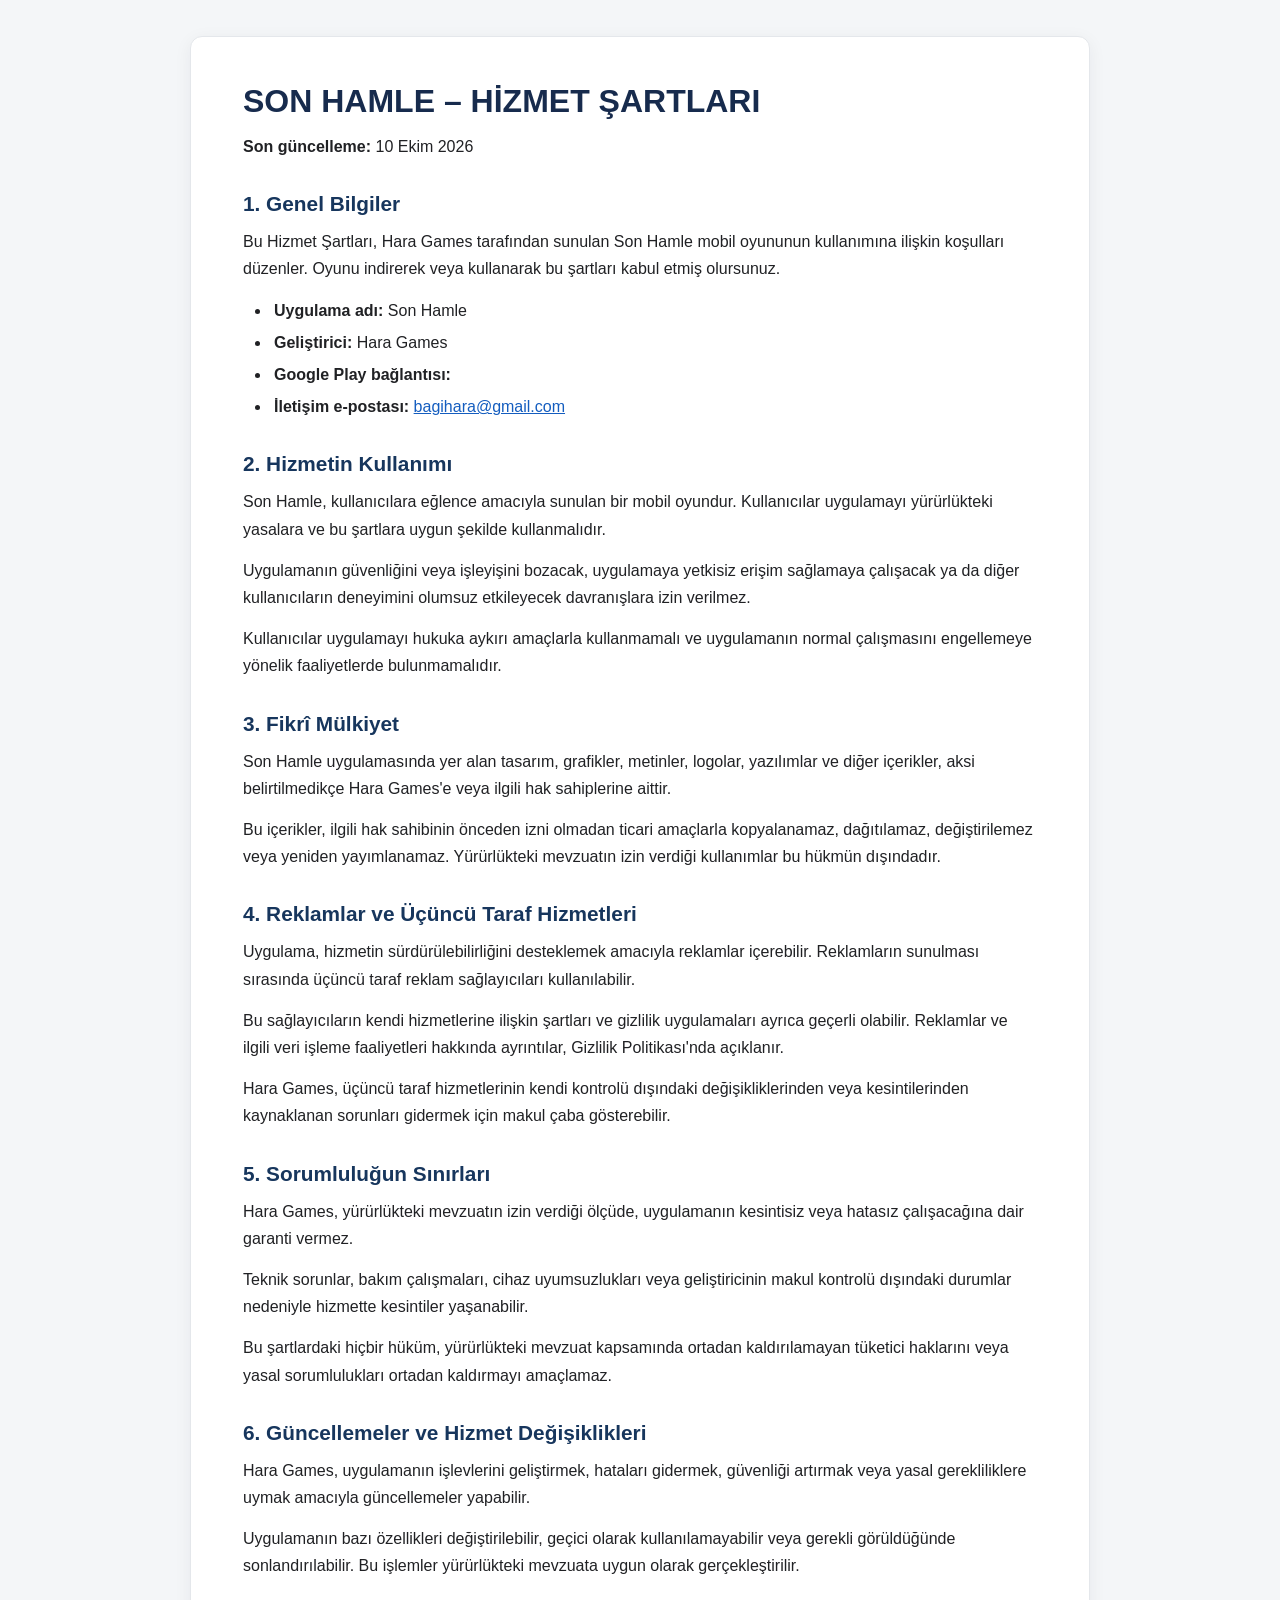
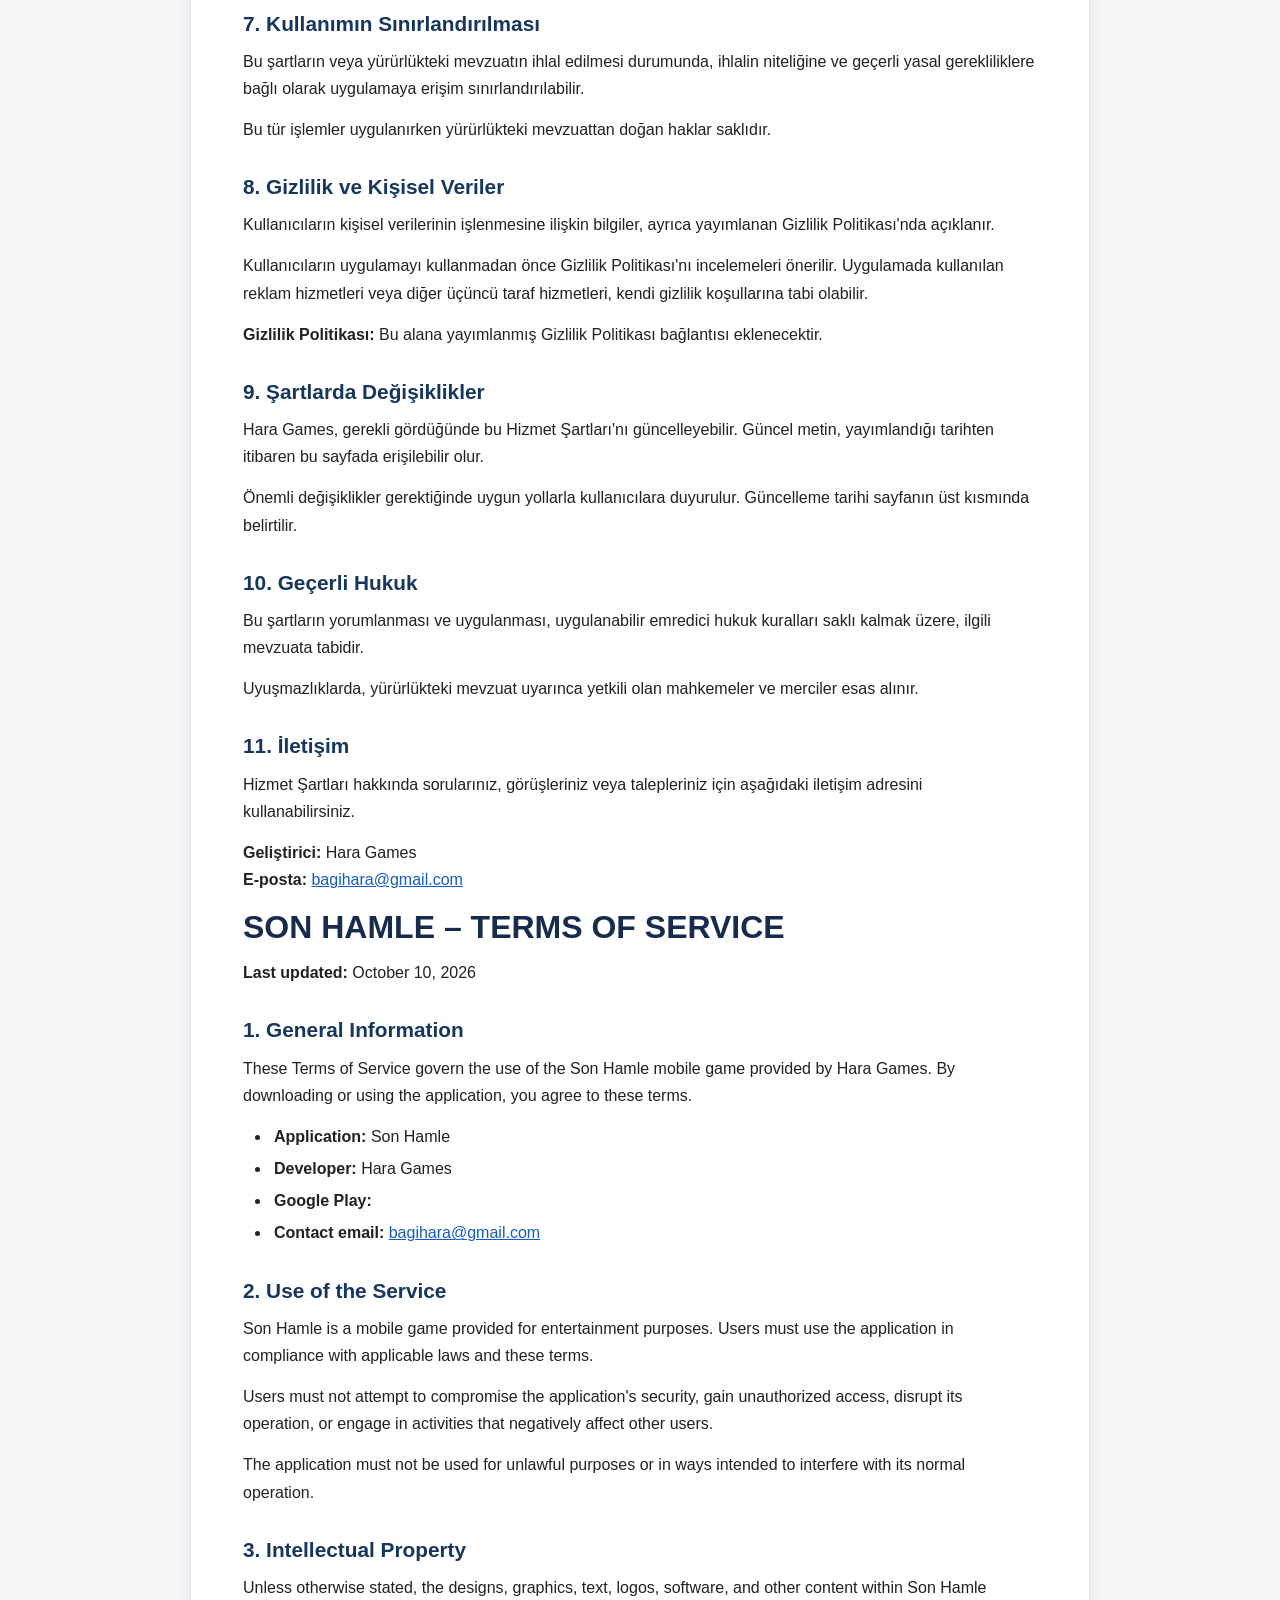
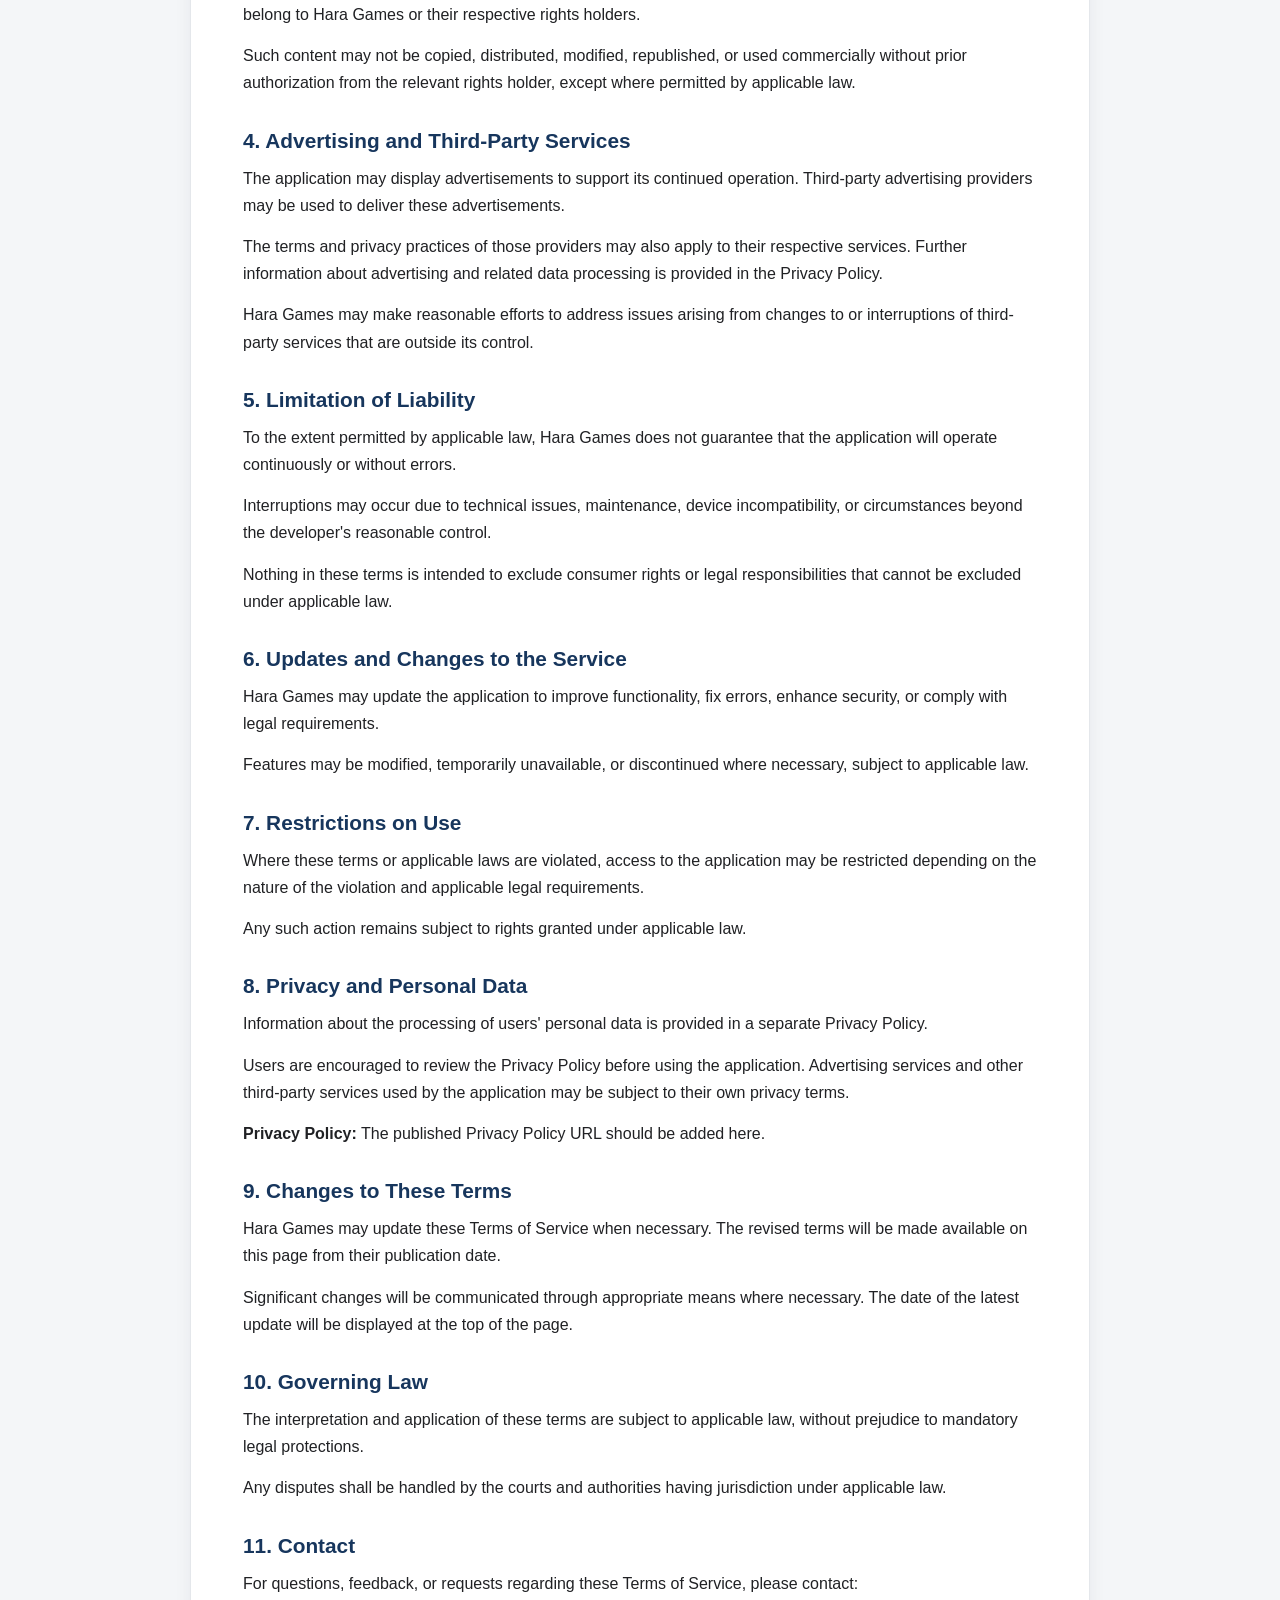
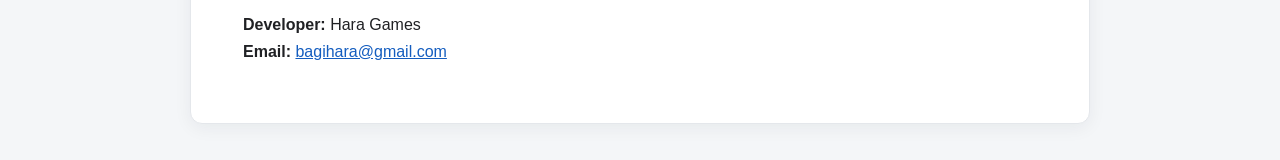
<file: SON_HAMLE_Hizmet_Sartlari.html>
<!doctype html>
<html lang="tr">
<head>
<meta charset="utf-8">
<meta name="viewport" content="width=device-width, initial-scale=1">
<meta name="robots" content="index,follow">
<title>SON HAMLE – HİZMET ŞARTLARI</title>
<style>
:root { color-scheme: light; }
* { box-sizing: border-box; }
body { margin: 0; background: #f4f6f8; color: #202124; font-family: Arial, Helvetica, sans-serif; font-size: 16px; line-height: 1.7; }
main { max-width: 900px; margin: 36px auto; padding: 44px 52px; background: #fff; border: 1px solid #e4e7eb; border-radius: 12px; box-shadow: 0 4px 18px rgba(20,30,45,.06); }
h1 { margin: 0 0 12px; color: #172b4d; font-size: 2rem; line-height: 1.25; }
h2 { margin: 30px 0 10px; color: #17365d; font-size: 1.3rem; line-height: 1.35; }
h3 { margin: 22px 0 8px; color: #2f4f6f; font-size: 1.08rem; line-height: 1.4; }
p { margin: 0 0 14px; }
ul { margin: 0 0 16px; padding-left: 28px; }
li { margin: 0 0 5px; padding-left: 3px; }
a { color: #145dbf; overflow-wrap: anywhere; }
@media (max-width: 640px) { body { font-size: 15px; background: #fff; } main { margin: 0; padding: 28px 20px; border: 0; border-radius: 0; box-shadow: none; } h1 { font-size: 1.65rem; } h2 { font-size: 1.2rem; } }
@media print { body { background: #fff; } main { max-width: none; margin: 0; padding: 0; border: 0; box-shadow: none; } }
</style>
</head>
<body>
<main>
<h1><strong>SON HAMLE – HİZMET ŞARTLARI</strong></h1>
<p><strong>Son güncelleme:</strong> 10 Ekim 2026</p>
<h2><strong>1. Genel Bilgiler</strong></h2>
<p>Bu Hizmet Şartları, Hara Games tarafından sunulan Son Hamle mobil oyununun kullanımına ilişkin koşulları düzenler. Oyunu indirerek veya kullanarak bu şartları kabul etmiş olursunuz.</p>
<ul>
<li><strong>Uygulama adı:</strong> Son Hamle</li>
<li><strong>Geliştirici:</strong> Hara Games</li>
<li><strong>Google Play bağlantısı:</strong></li>
<li><strong>İletişim e-postası:</strong> <a href="mailto:bagihara@gmail.com">bagihara@gmail.com</a></li>
</ul>
<h2><strong>2. Hizmetin Kullanımı</strong></h2>
<p>Son Hamle, kullanıcılara eğlence amacıyla sunulan bir mobil oyundur. Kullanıcılar uygulamayı yürürlükteki yasalara ve bu şartlara uygun şekilde kullanmalıdır.</p>
<p>Uygulamanın güvenliğini veya işleyişini bozacak, uygulamaya yetkisiz erişim sağlamaya çalışacak ya da diğer kullanıcıların deneyimini olumsuz etkileyecek davranışlara izin verilmez.</p>
<p>Kullanıcılar uygulamayı hukuka aykırı amaçlarla kullanmamalı ve uygulamanın normal çalışmasını engellemeye yönelik faaliyetlerde bulunmamalıdır.</p>
<h2><strong>3. Fikrî Mülkiyet</strong></h2>
<p>Son Hamle uygulamasında yer alan tasarım, grafikler, metinler, logolar, yazılımlar ve diğer içerikler, aksi belirtilmedikçe Hara Games&#x27;e veya ilgili hak sahiplerine aittir.</p>
<p>Bu içerikler, ilgili hak sahibinin önceden izni olmadan ticari amaçlarla kopyalanamaz, dağıtılamaz, değiştirilemez veya yeniden yayımlanamaz. Yürürlükteki mevzuatın izin verdiği kullanımlar bu hükmün dışındadır.</p>
<h2><strong>4. Reklamlar ve Üçüncü Taraf Hizmetleri</strong></h2>
<p>Uygulama, hizmetin sürdürülebilirliğini desteklemek amacıyla reklamlar içerebilir. Reklamların sunulması sırasında üçüncü taraf reklam sağlayıcıları kullanılabilir.</p>
<p>Bu sağlayıcıların kendi hizmetlerine ilişkin şartları ve gizlilik uygulamaları ayrıca geçerli olabilir. Reklamlar ve ilgili veri işleme faaliyetleri hakkında ayrıntılar, Gizlilik Politikası&#x27;nda açıklanır.</p>
<p>Hara Games, üçüncü taraf hizmetlerinin kendi kontrolü dışındaki değişikliklerinden veya kesintilerinden kaynaklanan sorunları gidermek için makul çaba gösterebilir.</p>
<h2><strong>5. Sorumluluğun Sınırları</strong></h2>
<p>Hara Games, yürürlükteki mevzuatın izin verdiği ölçüde, uygulamanın kesintisiz veya hatasız çalışacağına dair garanti vermez.</p>
<p>Teknik sorunlar, bakım çalışmaları, cihaz uyumsuzlukları veya geliştiricinin makul kontrolü dışındaki durumlar nedeniyle hizmette kesintiler yaşanabilir.</p>
<p>Bu şartlardaki hiçbir hüküm, yürürlükteki mevzuat kapsamında ortadan kaldırılamayan tüketici haklarını veya yasal sorumlulukları ortadan kaldırmayı amaçlamaz.</p>
<h2><strong>6. Güncellemeler ve Hizmet Değişiklikleri</strong></h2>
<p>Hara Games, uygulamanın işlevlerini geliştirmek, hataları gidermek, güvenliği artırmak veya yasal gerekliliklere uymak amacıyla güncellemeler yapabilir.</p>
<p>Uygulamanın bazı özellikleri değiştirilebilir, geçici olarak kullanılamayabilir veya gerekli görüldüğünde sonlandırılabilir. Bu işlemler yürürlükteki mevzuata uygun olarak gerçekleştirilir.</p>
<h2><strong>7. Kullanımın Sınırlandırılması</strong></h2>
<p>Bu şartların veya yürürlükteki mevzuatın ihlal edilmesi durumunda, ihlalin niteliğine ve geçerli yasal gerekliliklere bağlı olarak uygulamaya erişim sınırlandırılabilir.</p>
<p>Bu tür işlemler uygulanırken yürürlükteki mevzuattan doğan haklar saklıdır.</p>
<h2><strong>8. Gizlilik ve Kişisel Veriler</strong></h2>
<p>Kullanıcıların kişisel verilerinin işlenmesine ilişkin bilgiler, ayrıca yayımlanan Gizlilik Politikası&#x27;nda açıklanır.</p>
<p>Kullanıcıların uygulamayı kullanmadan önce Gizlilik Politikası&#x27;nı incelemeleri önerilir. Uygulamada kullanılan reklam hizmetleri veya diğer üçüncü taraf hizmetleri, kendi gizlilik koşullarına tabi olabilir.</p>
<p><strong>Gizlilik Politikası:</strong> Bu alana yayımlanmış Gizlilik Politikası bağlantısı eklenecektir.</p>
<h2><strong>9. Şartlarda Değişiklikler</strong></h2>
<p>Hara Games, gerekli gördüğünde bu Hizmet Şartları&#x27;nı güncelleyebilir. Güncel metin, yayımlandığı tarihten itibaren bu sayfada erişilebilir olur.</p>
<p>Önemli değişiklikler gerektiğinde uygun yollarla kullanıcılara duyurulur. Güncelleme tarihi sayfanın üst kısmında belirtilir.</p>
<h2><strong>10. Geçerli Hukuk</strong></h2>
<p>Bu şartların yorumlanması ve uygulanması, uygulanabilir emredici hukuk kuralları saklı kalmak üzere, ilgili mevzuata tabidir.</p>
<p>Uyuşmazlıklarda, yürürlükteki mevzuat uyarınca yetkili olan mahkemeler ve merciler esas alınır.</p>
<h2><strong>11. İletişim</strong></h2>
<p>Hizmet Şartları hakkında sorularınız, görüşleriniz veya talepleriniz için aşağıdaki iletişim adresini kullanabilirsiniz.</p>
<p><strong>Geliştirici:</strong> Hara Games<br><strong>E-posta:</strong> <a href="mailto:bagihara@gmail.com">bagihara@gmail.com</a></p>
<h1><strong>SON HAMLE – TERMS OF SERVICE</strong></h1>
<p><strong>Last updated:</strong> October 10, 2026</p>
<h2><strong>1. General Information</strong></h2>
<p>These Terms of Service govern the use of the Son Hamle mobile game provided by Hara Games. By downloading or using the application, you agree to these terms.</p>
<ul>
<li><strong>Application:</strong> Son Hamle</li>
<li><strong>Developer:</strong> Hara Games</li>
<li><strong>Google Play:</strong></li>
<li><strong>Contact email:</strong> <a href="mailto:bagihara@gmail.com">bagihara@gmail.com</a></li>
</ul>
<h2><strong>2. Use of the Service</strong></h2>
<p>Son Hamle is a mobile game provided for entertainment purposes. Users must use the application in compliance with applicable laws and these terms.</p>
<p>Users must not attempt to compromise the application&#x27;s security, gain unauthorized access, disrupt its operation, or engage in activities that negatively affect other users.</p>
<p>The application must not be used for unlawful purposes or in ways intended to interfere with its normal operation.</p>
<h2><strong>3. Intellectual Property</strong></h2>
<p>Unless otherwise stated, the designs, graphics, text, logos, software, and other content within Son Hamle belong to Hara Games or their respective rights holders.</p>
<p>Such content may not be copied, distributed, modified, republished, or used commercially without prior authorization from the relevant rights holder, except where permitted by applicable law.</p>
<h2><strong>4. Advertising and Third-Party Services</strong></h2>
<p>The application may display advertisements to support its continued operation. Third-party advertising providers may be used to deliver these advertisements.</p>
<p>The terms and privacy practices of those providers may also apply to their respective services. Further information about advertising and related data processing is provided in the Privacy Policy.</p>
<p>Hara Games may make reasonable efforts to address issues arising from changes to or interruptions of third-party services that are outside its control.</p>
<h2><strong>5. Limitation of Liability</strong></h2>
<p>To the extent permitted by applicable law, Hara Games does not guarantee that the application will operate continuously or without errors.</p>
<p>Interruptions may occur due to technical issues, maintenance, device incompatibility, or circumstances beyond the developer&#x27;s reasonable control.</p>
<p>Nothing in these terms is intended to exclude consumer rights or legal responsibilities that cannot be excluded under applicable law.</p>
<h2><strong>6. Updates and Changes to the Service</strong></h2>
<p>Hara Games may update the application to improve functionality, fix errors, enhance security, or comply with legal requirements.</p>
<p>Features may be modified, temporarily unavailable, or discontinued where necessary, subject to applicable law.</p>
<h2><strong>7. Restrictions on Use</strong></h2>
<p>Where these terms or applicable laws are violated, access to the application may be restricted depending on the nature of the violation and applicable legal requirements.</p>
<p>Any such action remains subject to rights granted under applicable law.</p>
<h2><strong>8. Privacy and Personal Data</strong></h2>
<p>Information about the processing of users&#x27; personal data is provided in a separate Privacy Policy.</p>
<p>Users are encouraged to review the Privacy Policy before using the application. Advertising services and other third-party services used by the application may be subject to their own privacy terms.</p>
<p><strong>Privacy Policy:</strong> The published Privacy Policy URL should be added here.</p>
<h2><strong>9. Changes to These Terms</strong></h2>
<p>Hara Games may update these Terms of Service when necessary. The revised terms will be made available on this page from their publication date.</p>
<p>Significant changes will be communicated through appropriate means where necessary. The date of the latest update will be displayed at the top of the page.</p>
<h2><strong>10. Governing Law</strong></h2>
<p>The interpretation and application of these terms are subject to applicable law, without prejudice to mandatory legal protections.</p>
<p>Any disputes shall be handled by the courts and authorities having jurisdiction under applicable law.</p>
<h2><strong>11. Contact</strong></h2>
<p>For questions, feedback, or requests regarding these Terms of Service, please contact:</p>
<p><strong>Developer:</strong> Hara Games<br><strong>Email:</strong> <a href="mailto:bagihara@gmail.com">bagihara@gmail.com</a></p>
</main>
</body>
</html>
</file>
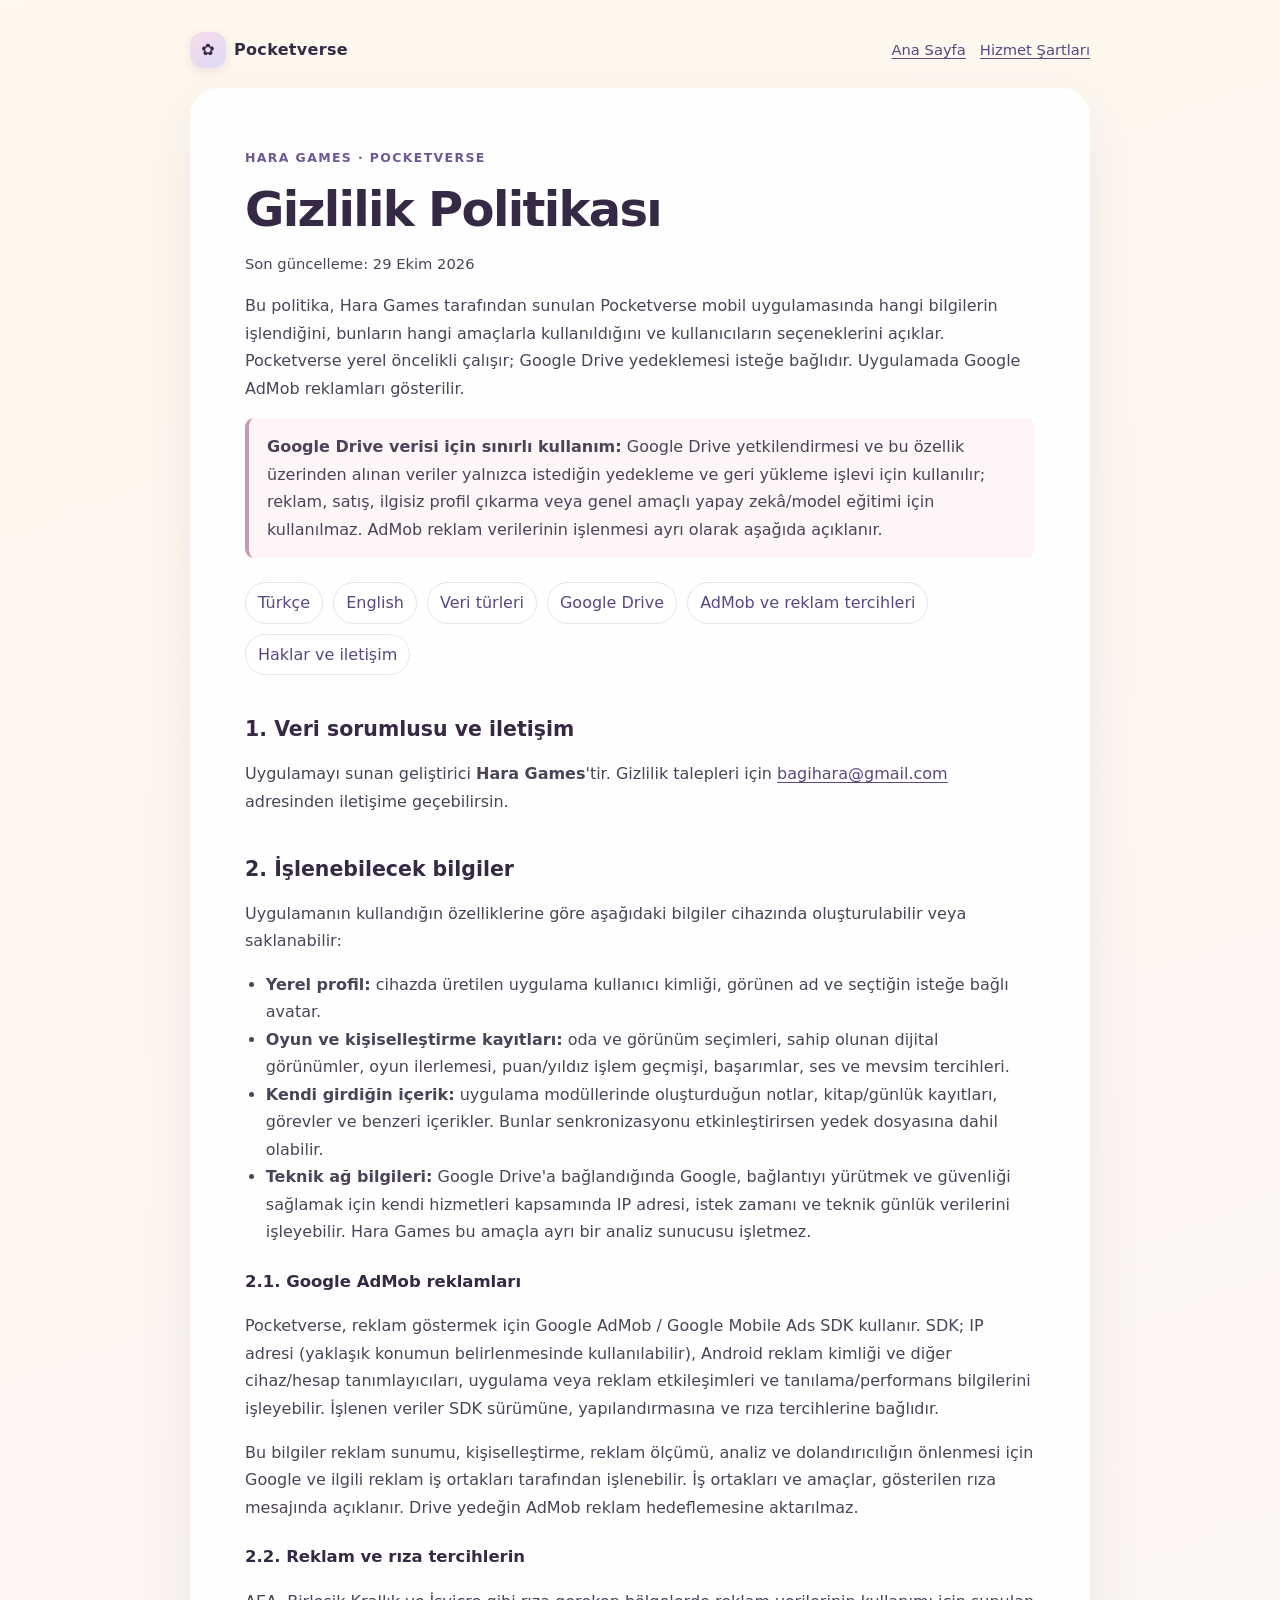
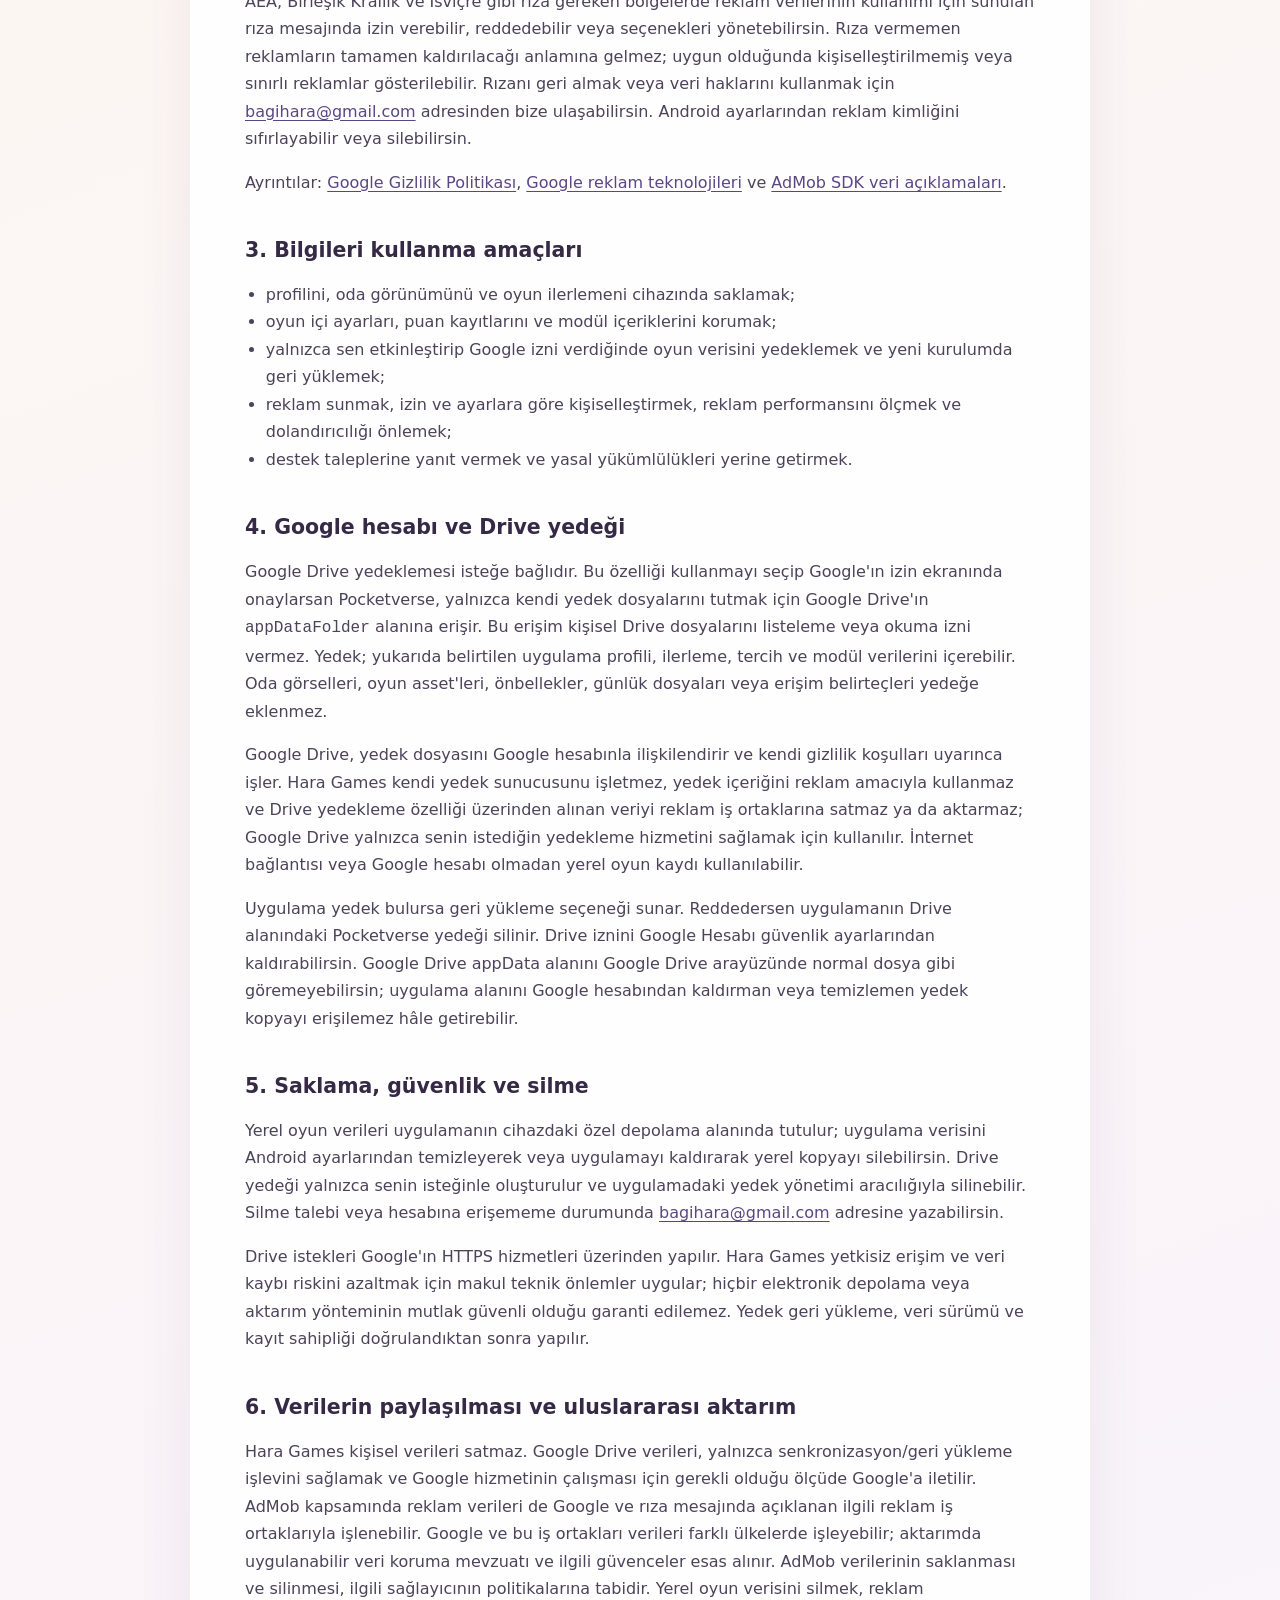
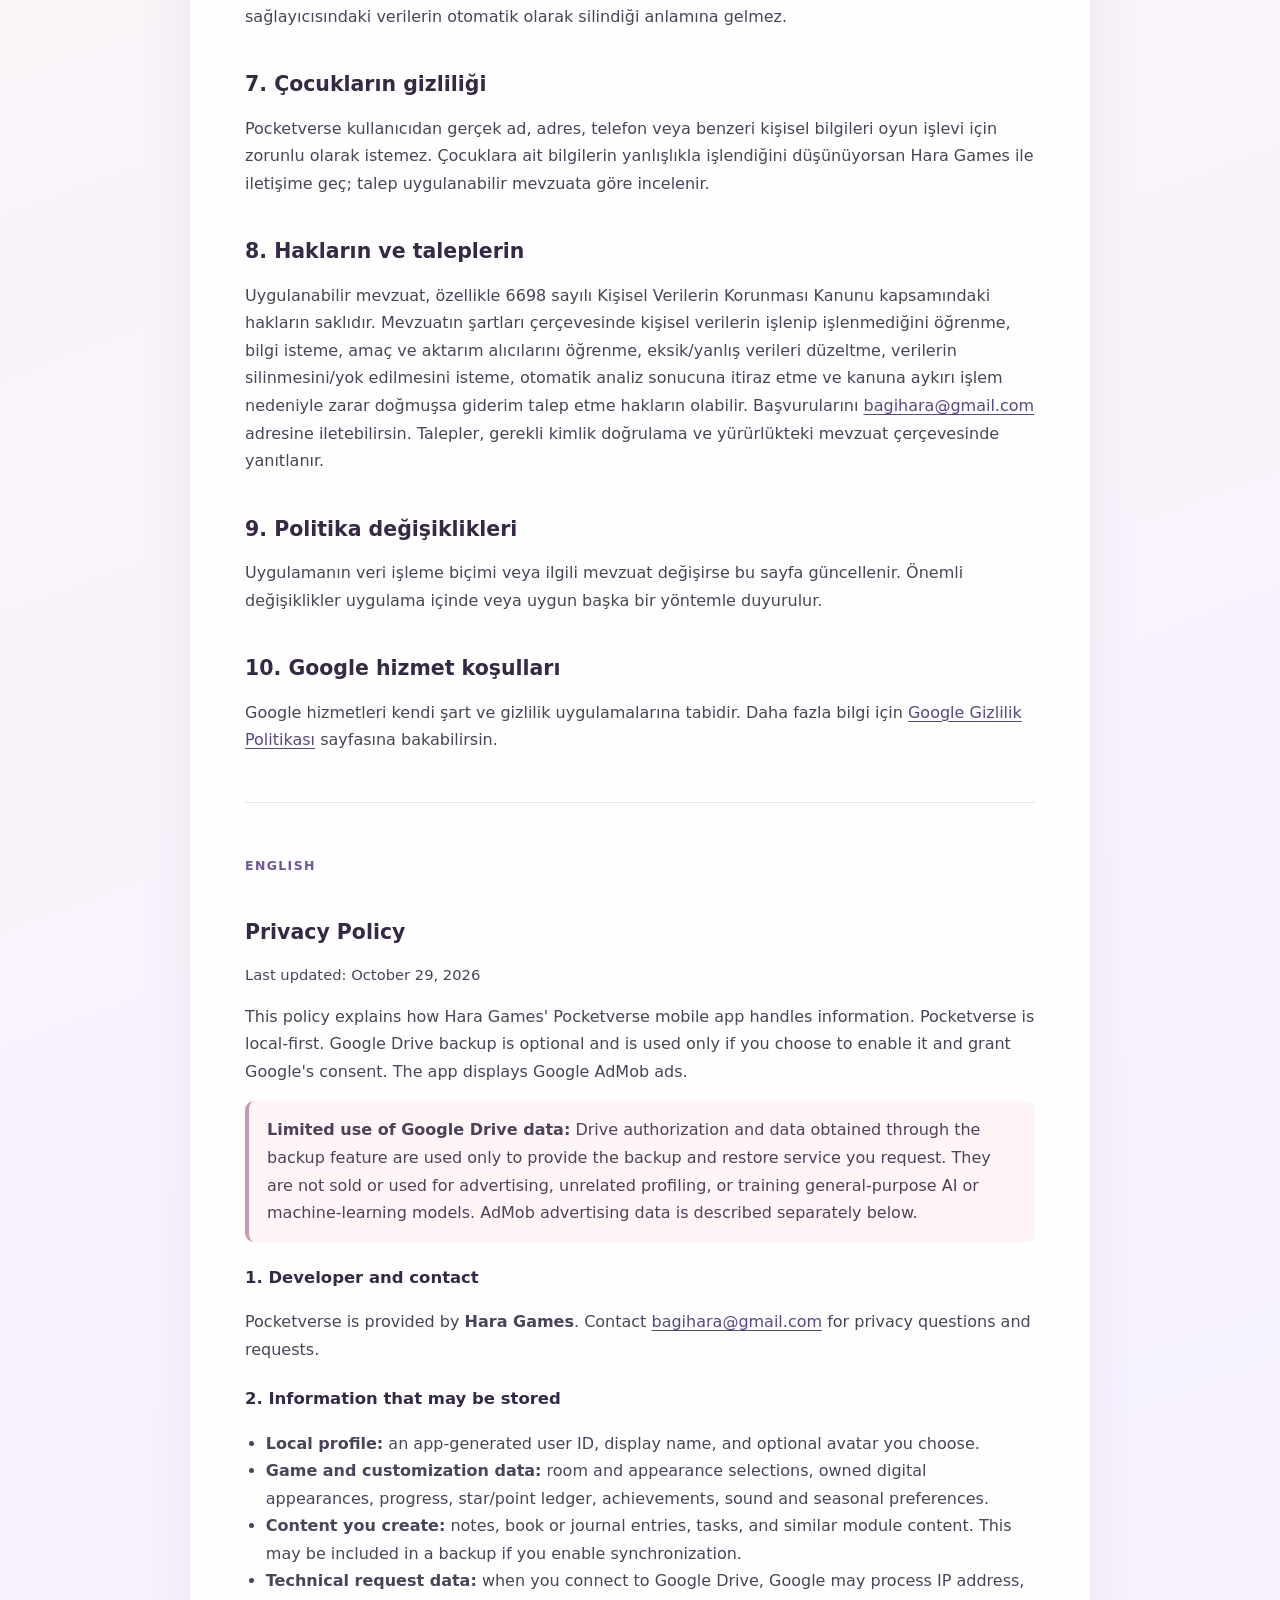
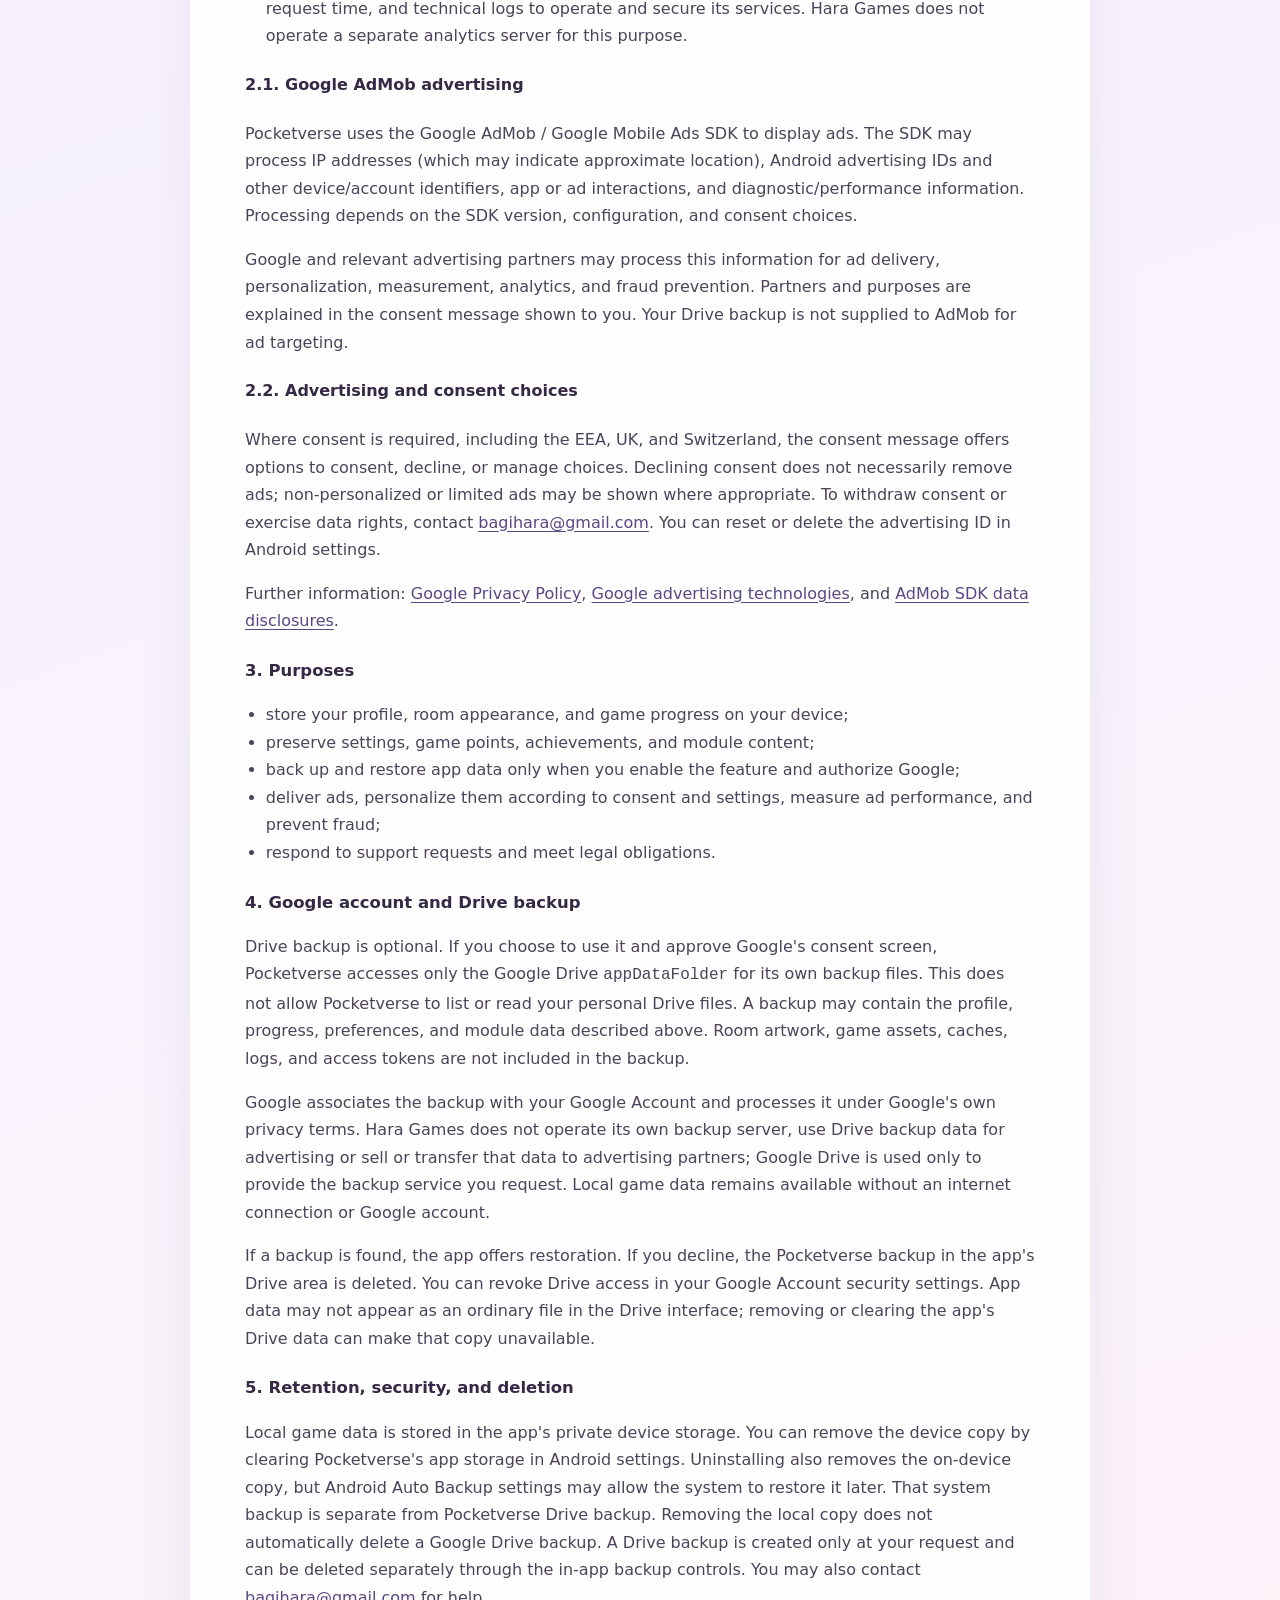
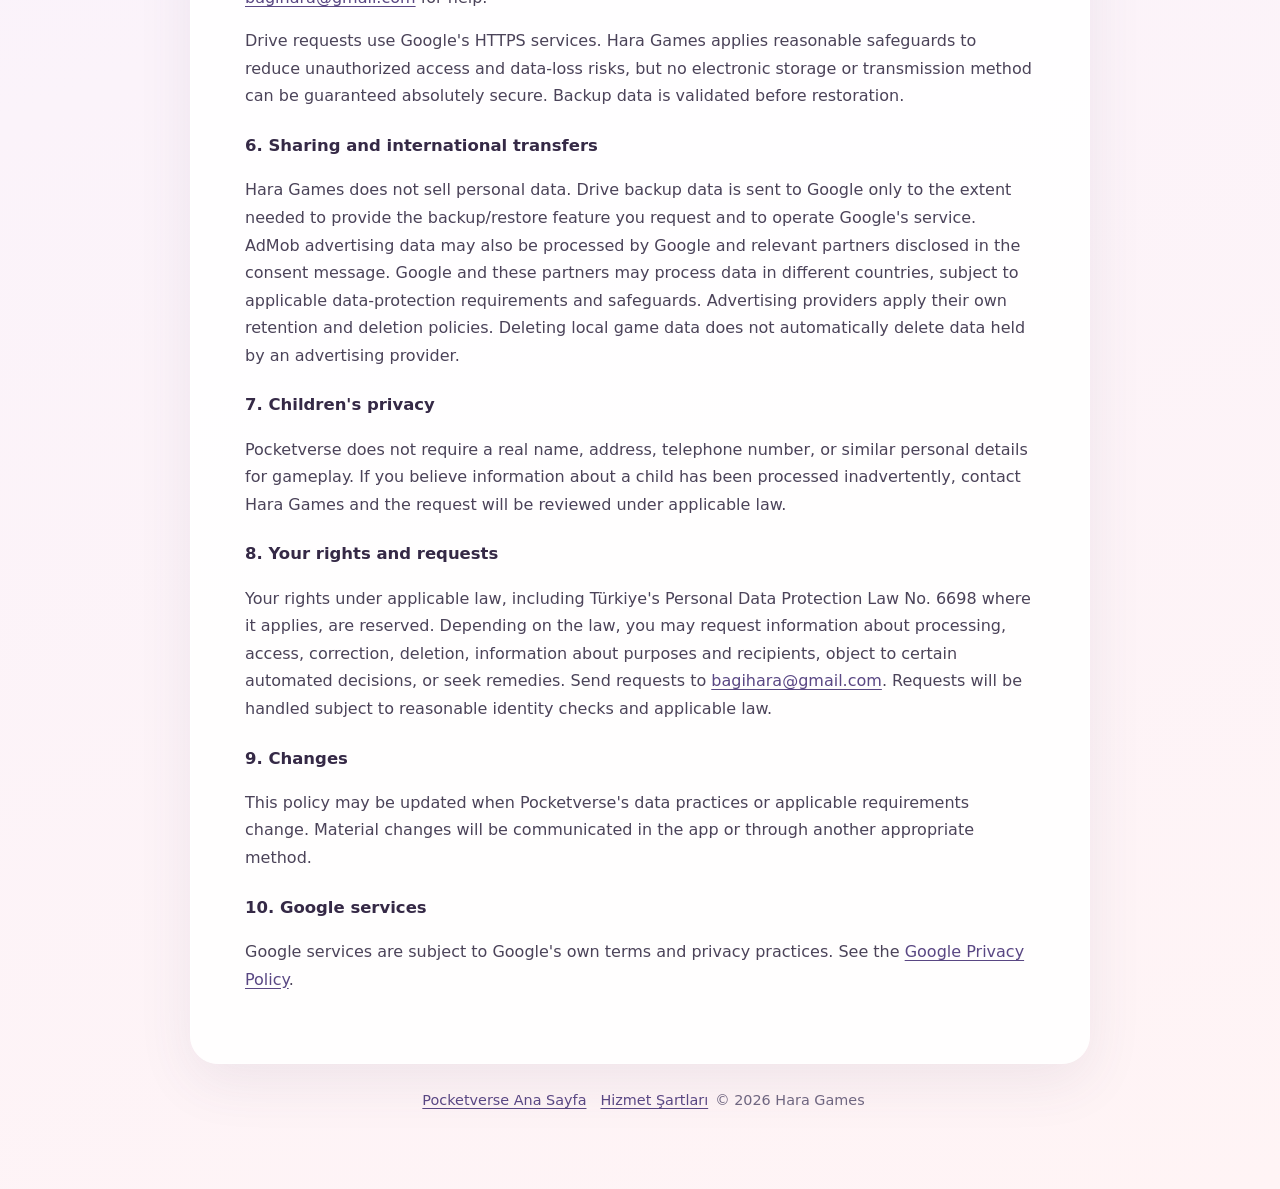
<file: Pocketverse/PocketVerse_Gizlilik_Politikasi.html>
<!doctype html>
<html lang="tr">
<head><meta charset="utf-8"><meta name="viewport" content="width=device-width,initial-scale=1"><meta name="description" content="Pocketverse Gizlilik Politikası: yerel oyun verileri, isteğe bağlı Google Drive yedeği ve Google AdMob reklamları hakkında bilgi."><meta name="theme-color" content="#fff8ed"><title>Pocketverse — Gizlilik Politikası</title><link rel="stylesheet" href="site.css"></head>
<body><main class="shell"><header class="topbar"><a class="brand" href="index.html"><span class="brand-mark">✿</span>Pocketverse</a><nav class="navlinks"><a href="index.html">Ana Sayfa</a><a href="PocketVerse_Hizmet_Sartlari.html">Hizmet Şartları</a></nav></header><article class="card legal"><span class="eyebrow">Hara Games · Pocketverse</span><h1>Gizlilik Politikası</h1><p class="updated">Son güncelleme: 29 Ekim 2026</p><p>Bu politika, Hara Games tarafından sunulan Pocketverse mobil uygulamasında hangi bilgilerin işlendiğini, bunların hangi amaçlarla kullanıldığını ve kullanıcıların seçeneklerini açıklar. Pocketverse yerel öncelikli çalışır; Google Drive yedeklemesi isteğe bağlıdır. Uygulamada Google AdMob reklamları gösterilir.</p><p class="notice"><strong>Google Drive verisi için sınırlı kullanım:</strong> Google Drive yetkilendirmesi ve bu özellik üzerinden alınan veriler yalnızca istediğin yedekleme ve geri yükleme işlevi için kullanılır; reklam, satış, ilgisiz profil çıkarma veya genel amaçlı yapay zekâ/model eğitimi için kullanılmaz. AdMob reklam verilerinin işlenmesi ayrı olarak aşağıda açıklanır.</p>
<nav class="contents" aria-label="Sayfa bölümleri"><a href="#tr">Türkçe</a><a href="#en">English</a><a href="#data">Veri türleri</a><a href="#drive">Google Drive</a><a href="#ads">AdMob ve reklam tercihleri</a><a href="#rights">Haklar ve iletişim</a></nav>
<section id="tr"><h2>1. Veri sorumlusu ve iletişim</h2><p>Uygulamayı sunan geliştirici <strong>Hara Games</strong>'tir. Gizlilik talepleri için <a href="mailto:bagihara@gmail.com">bagihara@gmail.com</a> adresinden iletişime geçebilirsin.</p>
<h2 id="data">2. İşlenebilecek bilgiler</h2><p>Uygulamanın kullandığın özelliklerine göre aşağıdaki bilgiler cihazında oluşturulabilir veya saklanabilir:</p><ul><li><strong>Yerel profil:</strong> cihazda üretilen uygulama kullanıcı kimliği, görünen ad ve seçtiğin isteğe bağlı avatar.</li><li><strong>Oyun ve kişiselleştirme kayıtları:</strong> oda ve görünüm seçimleri, sahip olunan dijital görünümler, oyun ilerlemesi, puan/yıldız işlem geçmişi, başarımlar, ses ve mevsim tercihleri.</li><li><strong>Kendi girdiğin içerik:</strong> uygulama modüllerinde oluşturduğun notlar, kitap/günlük kayıtları, görevler ve benzeri içerikler. Bunlar senkronizasyonu etkinleştirirsen yedek dosyasına dahil olabilir.</li><li><strong>Teknik ağ bilgileri:</strong> Google Drive'a bağlandığında Google, bağlantıyı yürütmek ve güvenliği sağlamak için kendi hizmetleri kapsamında IP adresi, istek zamanı ve teknik günlük verilerini işleyebilir. Hara Games bu amaçla ayrı bir analiz sunucusu işletmez.</li></ul><h3 id="ads">2.1. Google AdMob reklamları</h3><p>Pocketverse, reklam göstermek için Google AdMob / Google Mobile Ads SDK kullanır. SDK; IP adresi (yaklaşık konumun belirlenmesinde kullanılabilir), Android reklam kimliği ve diğer cihaz/hesap tanımlayıcıları, uygulama veya reklam etkileşimleri ve tanılama/performans bilgilerini işleyebilir. İşlenen veriler SDK sürümüne, yapılandırmasına ve rıza tercihlerine bağlıdır.</p><p>Bu bilgiler reklam sunumu, kişiselleştirme, reklam ölçümü, analiz ve dolandırıcılığın önlenmesi için Google ve ilgili reklam iş ortakları tarafından işlenebilir. İş ortakları ve amaçlar, gösterilen rıza mesajında açıklanır. Drive yedeğin AdMob reklam hedeflemesine aktarılmaz.</p><h3>2.2. Reklam ve rıza tercihlerin</h3><p>AEA, Birleşik Krallık ve İsviçre gibi rıza gereken bölgelerde reklam verilerinin kullanımı için sunulan rıza mesajında izin verebilir, reddedebilir veya seçenekleri yönetebilirsin. Rıza vermemen reklamların tamamen kaldırılacağı anlamına gelmez; uygun olduğunda kişiselleştirilmemiş veya sınırlı reklamlar gösterilebilir. Rızanı geri almak veya veri haklarını kullanmak için <a href="mailto:bagihara@gmail.com">bagihara@gmail.com</a> adresinden bize ulaşabilirsin. Android ayarlarından reklam kimliğini sıfırlayabilir veya silebilirsin.</p><p>Ayrıntılar: <a href="https://policies.google.com/privacy">Google Gizlilik Politikası</a>, <a href="https://policies.google.com/technologies/ads">Google reklam teknolojileri</a> ve <a href="https://developers.google.com/admob/android/privacy/play-data-disclosure">AdMob SDK veri açıklamaları</a>.</p>
<h2>3. Bilgileri kullanma amaçları</h2><ul><li>profilini, oda görünümünü ve oyun ilerlemeni cihazında saklamak;</li><li>oyun içi ayarları, puan kayıtlarını ve modül içeriklerini korumak;</li><li>yalnızca sen etkinleştirip Google izni verdiğinde oyun verisini yedeklemek ve yeni kurulumda geri yüklemek;</li><li>reklam sunmak, izin ve ayarlara göre kişiselleştirmek, reklam performansını ölçmek ve dolandırıcılığı önlemek;</li><li>destek taleplerine yanıt vermek ve yasal yükümlülükleri yerine getirmek.</li></ul>
<h2 id="drive">4. Google hesabı ve Drive yedeği</h2><p>Google Drive yedeklemesi isteğe bağlıdır. Bu özelliği kullanmayı seçip Google'ın izin ekranında onaylarsan Pocketverse, yalnızca kendi yedek dosyalarını tutmak için Google Drive'ın <code>appDataFolder</code> alanına erişir. Bu erişim kişisel Drive dosyalarını listeleme veya okuma izni vermez. Yedek; yukarıda belirtilen uygulama profili, ilerleme, tercih ve modül verilerini içerebilir. Oda görselleri, oyun asset'leri, önbellekler, günlük dosyaları veya erişim belirteçleri yedeğe eklenmez.</p><p>Google Drive, yedek dosyasını Google hesabınla ilişkilendirir ve kendi gizlilik koşulları uyarınca işler. Hara Games kendi yedek sunucusunu işletmez, yedek içeriğini reklam amacıyla kullanmaz ve Drive yedekleme özelliği üzerinden alınan veriyi reklam iş ortaklarına satmaz ya da aktarmaz; Google Drive yalnızca senin istediğin yedekleme hizmetini sağlamak için kullanılır. İnternet bağlantısı veya Google hesabı olmadan yerel oyun kaydı kullanılabilir.</p><p>Uygulama yedek bulursa geri yükleme seçeneği sunar. Reddedersen uygulamanın Drive alanındaki Pocketverse yedeği silinir. Drive iznini Google Hesabı güvenlik ayarlarından kaldırabilirsin. Google Drive appData alanını Google Drive arayüzünde normal dosya gibi göremeyebilirsin; uygulama alanını Google hesabından kaldırman veya temizlemen yedek kopyayı erişilemez hâle getirebilir.</p>
<h2>5. Saklama, güvenlik ve silme</h2><p>Yerel oyun verileri uygulamanın cihazdaki özel depolama alanında tutulur; uygulama verisini Android ayarlarından temizleyerek veya uygulamayı kaldırarak yerel kopyayı silebilirsin. Drive yedeği yalnızca senin isteğinle oluşturulur ve uygulamadaki yedek yönetimi aracılığıyla silinebilir. Silme talebi veya hesabına erişememe durumunda <a href="mailto:bagihara@gmail.com">bagihara@gmail.com</a> adresine yazabilirsin.</p><p>Drive istekleri Google'ın HTTPS hizmetleri üzerinden yapılır. Hara Games yetkisiz erişim ve veri kaybı riskini azaltmak için makul teknik önlemler uygular; hiçbir elektronik depolama veya aktarım yönteminin mutlak güvenli olduğu garanti edilemez. Yedek geri yükleme, veri sürümü ve kayıt sahipliği doğrulandıktan sonra yapılır.</p>
<h2>6. Verilerin paylaşılması ve uluslararası aktarım</h2><p>Hara Games kişisel verileri satmaz. Google Drive verileri, yalnızca senkronizasyon/geri yükleme işlevini sağlamak ve Google hizmetinin çalışması için gerekli olduğu ölçüde Google'a iletilir. AdMob kapsamında reklam verileri de Google ve rıza mesajında açıklanan ilgili reklam iş ortaklarıyla işlenebilir. Google ve bu iş ortakları verileri farklı ülkelerde işleyebilir; aktarımda uygulanabilir veri koruma mevzuatı ve ilgili güvenceler esas alınır. AdMob verilerinin saklanması ve silinmesi, ilgili sağlayıcının politikalarına tabidir. Yerel oyun verisini silmek, reklam sağlayıcısındaki verilerin otomatik olarak silindiği anlamına gelmez.</p>
<h2>7. Çocukların gizliliği</h2><p>Pocketverse kullanıcıdan gerçek ad, adres, telefon veya benzeri kişisel bilgileri oyun işlevi için zorunlu olarak istemez. Çocuklara ait bilgilerin yanlışlıkla işlendiğini düşünüyorsan Hara Games ile iletişime geç; talep uygulanabilir mevzuata göre incelenir.</p>
<h2 id="rights">8. Hakların ve taleplerin</h2><p>Uygulanabilir mevzuat, özellikle 6698 sayılı Kişisel Verilerin Korunması Kanunu kapsamındaki hakların saklıdır. Mevzuatın şartları çerçevesinde kişisel verilerin işlenip işlenmediğini öğrenme, bilgi isteme, amaç ve aktarım alıcılarını öğrenme, eksik/yanlış verileri düzeltme, verilerin silinmesini/yok edilmesini isteme, otomatik analiz sonucuna itiraz etme ve kanuna aykırı işlem nedeniyle zarar doğmuşsa giderim talep etme hakların olabilir. Başvurularını <a href="mailto:bagihara@gmail.com">bagihara@gmail.com</a> adresine iletebilirsin. Talepler, gerekli kimlik doğrulama ve yürürlükteki mevzuat çerçevesinde yanıtlanır.</p>
<h2>9. Politika değişiklikleri</h2><p>Uygulamanın veri işleme biçimi veya ilgili mevzuat değişirse bu sayfa güncellenir. Önemli değişiklikler uygulama içinde veya uygun başka bir yöntemle duyurulur.</p>
<h2>10. Google hizmet koşulları</h2><p>Google hizmetleri kendi şart ve gizlilik uygulamalarına tabidir. Daha fazla bilgi için <a href="https://policies.google.com/privacy">Google Gizlilik Politikası</a> sayfasına bakabilirsin.</p></section>
<hr class="section-sep"><section id="en" lang="en"><span class="eyebrow">English</span><h2>Privacy Policy</h2><p class="updated">Last updated: October 29, 2026</p><p>This policy explains how Hara Games' Pocketverse mobile app handles information. Pocketverse is local-first. Google Drive backup is optional and is used only if you choose to enable it and grant Google's consent. The app displays Google AdMob ads.</p><p class="notice"><strong>Limited use of Google Drive data:</strong> Drive authorization and data obtained through the backup feature are used only to provide the backup and restore service you request. They are not sold or used for advertising, unrelated profiling, or training general-purpose AI or machine-learning models. AdMob advertising data is described separately below.</p>
<h3>1. Developer and contact</h3><p>Pocketverse is provided by <strong>Hara Games</strong>. Contact <a href="mailto:bagihara@gmail.com">bagihara@gmail.com</a> for privacy questions and requests.</p><h3>2. Information that may be stored</h3><ul><li><strong>Local profile:</strong> an app-generated user ID, display name, and optional avatar you choose.</li><li><strong>Game and customization data:</strong> room and appearance selections, owned digital appearances, progress, star/point ledger, achievements, sound and seasonal preferences.</li><li><strong>Content you create:</strong> notes, book or journal entries, tasks, and similar module content. This may be included in a backup if you enable synchronization.</li><li><strong>Technical request data:</strong> when you connect to Google Drive, Google may process IP address, request time, and technical logs to operate and secure its services. Hara Games does not operate a separate analytics server for this purpose.</li></ul><h4>2.1. Google AdMob advertising</h4><p>Pocketverse uses the Google AdMob / Google Mobile Ads SDK to display ads. The SDK may process IP addresses (which may indicate approximate location), Android advertising IDs and other device/account identifiers, app or ad interactions, and diagnostic/performance information. Processing depends on the SDK version, configuration, and consent choices.</p><p>Google and relevant advertising partners may process this information for ad delivery, personalization, measurement, analytics, and fraud prevention. Partners and purposes are explained in the consent message shown to you. Your Drive backup is not supplied to AdMob for ad targeting.</p><h4>2.2. Advertising and consent choices</h4><p>Where consent is required, including the EEA, UK, and Switzerland, the consent message offers options to consent, decline, or manage choices. Declining consent does not necessarily remove ads; non-personalized or limited ads may be shown where appropriate. To withdraw consent or exercise data rights, contact <a href="mailto:bagihara@gmail.com">bagihara@gmail.com</a>. You can reset or delete the advertising ID in Android settings.</p><p>Further information: <a href="https://policies.google.com/privacy">Google Privacy Policy</a>, <a href="https://policies.google.com/technologies/ads">Google advertising technologies</a>, and <a href="https://developers.google.com/admob/android/privacy/play-data-disclosure">AdMob SDK data disclosures</a>.</p>
<h3>3. Purposes</h3><ul><li>store your profile, room appearance, and game progress on your device;</li><li>preserve settings, game points, achievements, and module content;</li><li>back up and restore app data only when you enable the feature and authorize Google;</li><li>deliver ads, personalize them according to consent and settings, measure ad performance, and prevent fraud;</li><li>respond to support requests and meet legal obligations.</li></ul>
<h3>4. Google account and Drive backup</h3><p>Drive backup is optional. If you choose to use it and approve Google's consent screen, Pocketverse accesses only the Google Drive <code>appDataFolder</code> for its own backup files. This does not allow Pocketverse to list or read your personal Drive files. A backup may contain the profile, progress, preferences, and module data described above. Room artwork, game assets, caches, logs, and access tokens are not included in the backup.</p><p>Google associates the backup with your Google Account and processes it under Google's own privacy terms. Hara Games does not operate its own backup server, use Drive backup data for advertising or sell or transfer that data to advertising partners; Google Drive is used only to provide the backup service you request. Local game data remains available without an internet connection or Google account.</p><p>If a backup is found, the app offers restoration. If you decline, the Pocketverse backup in the app's Drive area is deleted. You can revoke Drive access in your Google Account security settings. App data may not appear as an ordinary file in the Drive interface; removing or clearing the app's Drive data can make that copy unavailable.</p>
<h3>5. Retention, security, and deletion</h3><p>Local game data is stored in the app's private device storage. You can remove the device copy by clearing Pocketverse's app storage in Android settings. Uninstalling also removes the on-device copy, but Android Auto Backup settings may allow the system to restore it later. That system backup is separate from Pocketverse Drive backup. Removing the local copy does not automatically delete a Google Drive backup. A Drive backup is created only at your request and can be deleted separately through the in-app backup controls. You may also contact <a href="mailto:bagihara@gmail.com">bagihara@gmail.com</a> for help.</p><p>Drive requests use Google's HTTPS services. Hara Games applies reasonable safeguards to reduce unauthorized access and data-loss risks, but no electronic storage or transmission method can be guaranteed absolutely secure. Backup data is validated before restoration.</p>
<h3>6. Sharing and international transfers</h3><p>Hara Games does not sell personal data. Drive backup data is sent to Google only to the extent needed to provide the backup/restore feature you request and to operate Google's service. AdMob advertising data may also be processed by Google and relevant partners disclosed in the consent message. Google and these partners may process data in different countries, subject to applicable data-protection requirements and safeguards. Advertising providers apply their own retention and deletion policies. Deleting local game data does not automatically delete data held by an advertising provider.</p><h3>7. Children's privacy</h3><p>Pocketverse does not require a real name, address, telephone number, or similar personal details for gameplay. If you believe information about a child has been processed inadvertently, contact Hara Games and the request will be reviewed under applicable law.</p><h3>8. Your rights and requests</h3><p>Your rights under applicable law, including Türkiye's Personal Data Protection Law No. 6698 where it applies, are reserved. Depending on the law, you may request information about processing, access, correction, deletion, information about purposes and recipients, object to certain automated decisions, or seek remedies. Send requests to <a href="mailto:bagihara@gmail.com">bagihara@gmail.com</a>. Requests will be handled subject to reasonable identity checks and applicable law.</p><h3>9. Changes</h3><p>This policy may be updated when Pocketverse's data practices or applicable requirements change. Material changes will be communicated in the app or through another appropriate method.</p><h3>10. Google services</h3><p>Google services are subject to Google's own terms and privacy practices. See the <a href="https://policies.google.com/privacy">Google Privacy Policy</a>.</p></section></article><footer class="footer"><a href="index.html">Pocketverse Ana Sayfa</a><a href="PocketVerse_Hizmet_Sartlari.html">Hizmet Şartları</a><span>© 2026 Hara Games</span></footer></main></body></html>
</file>
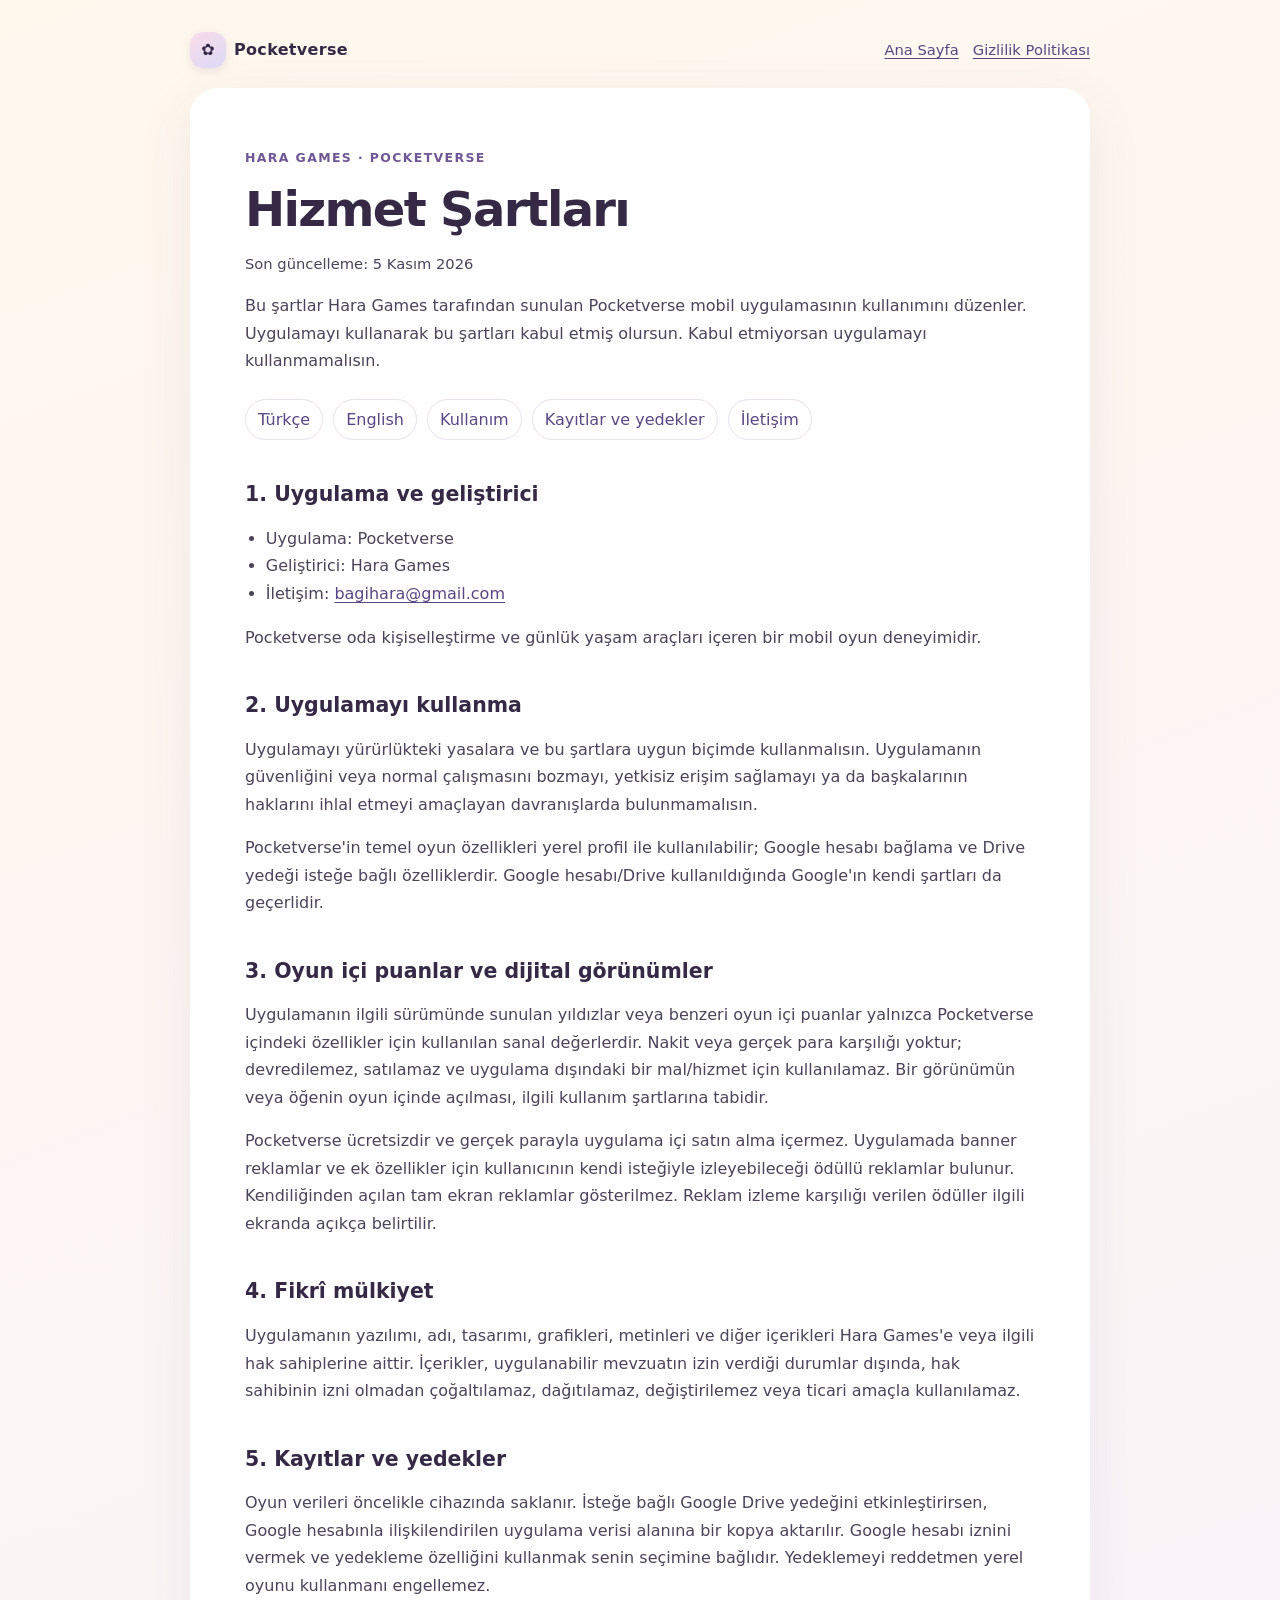
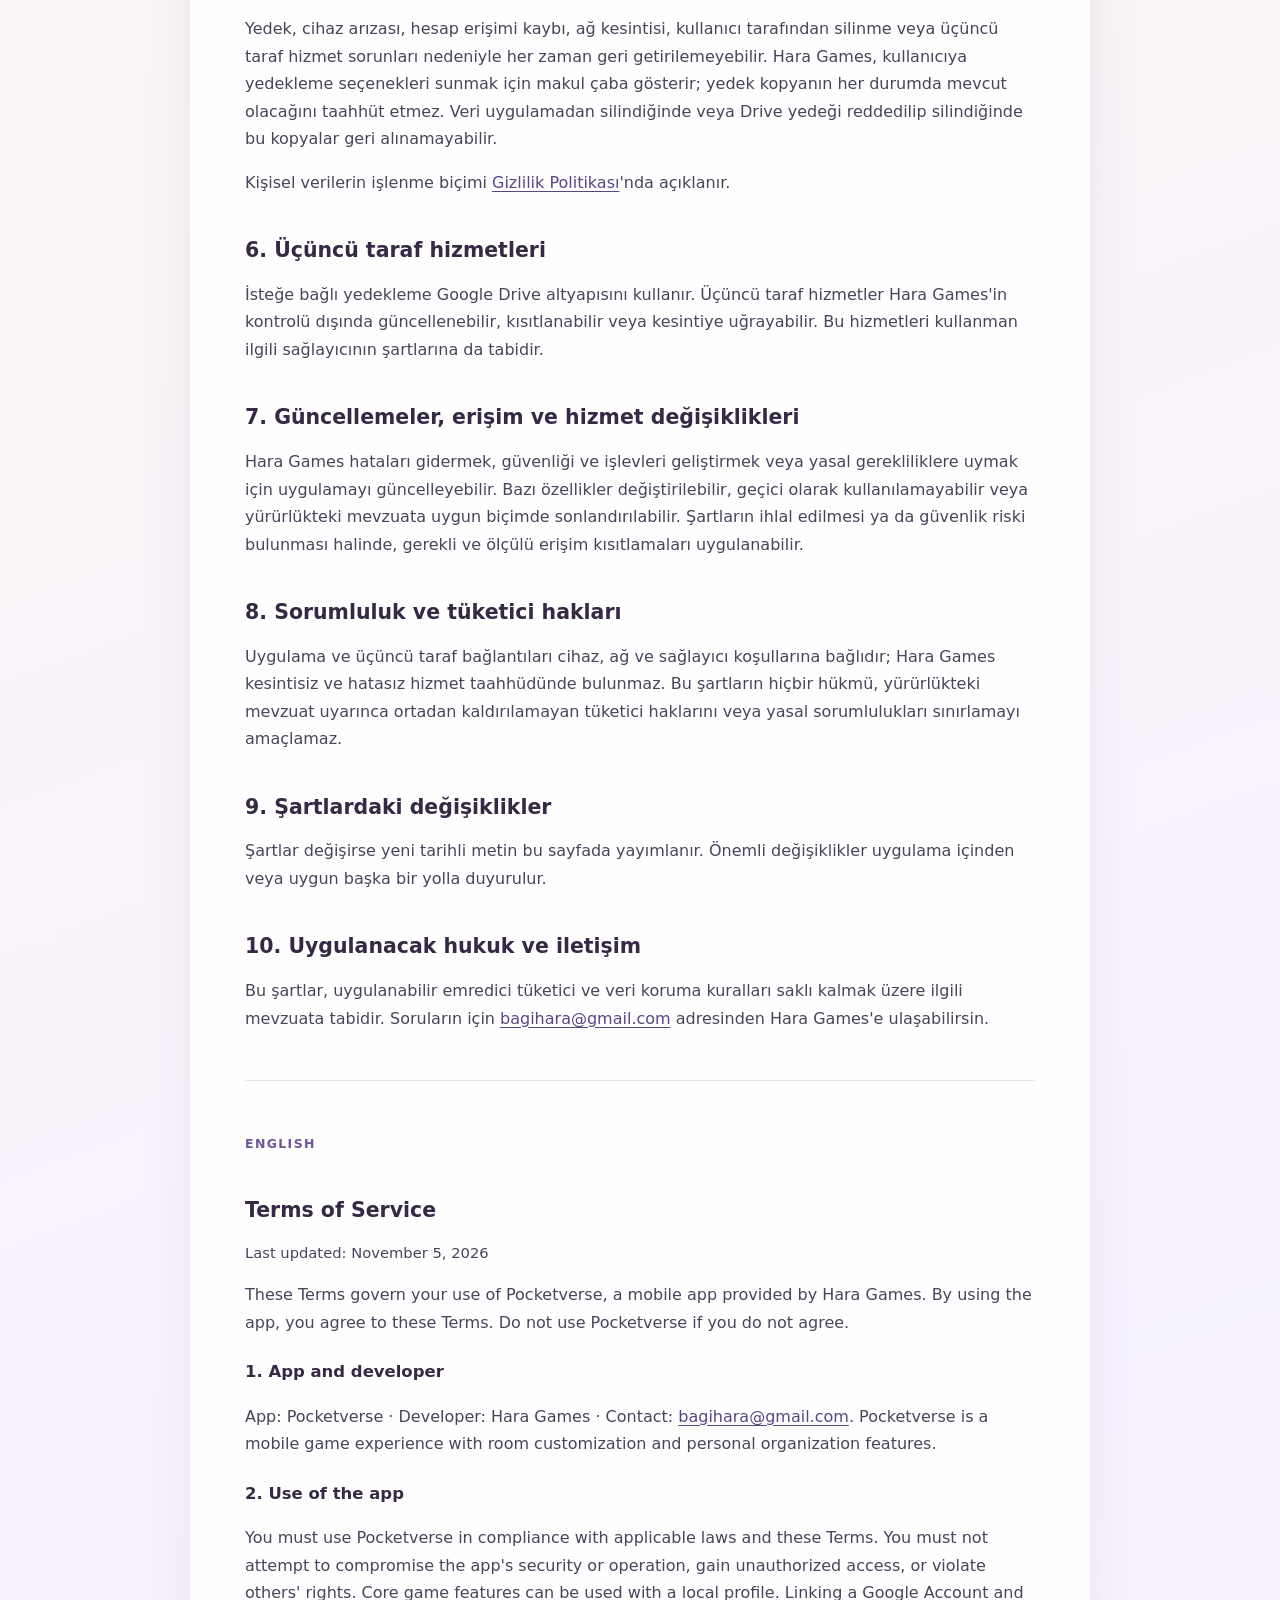
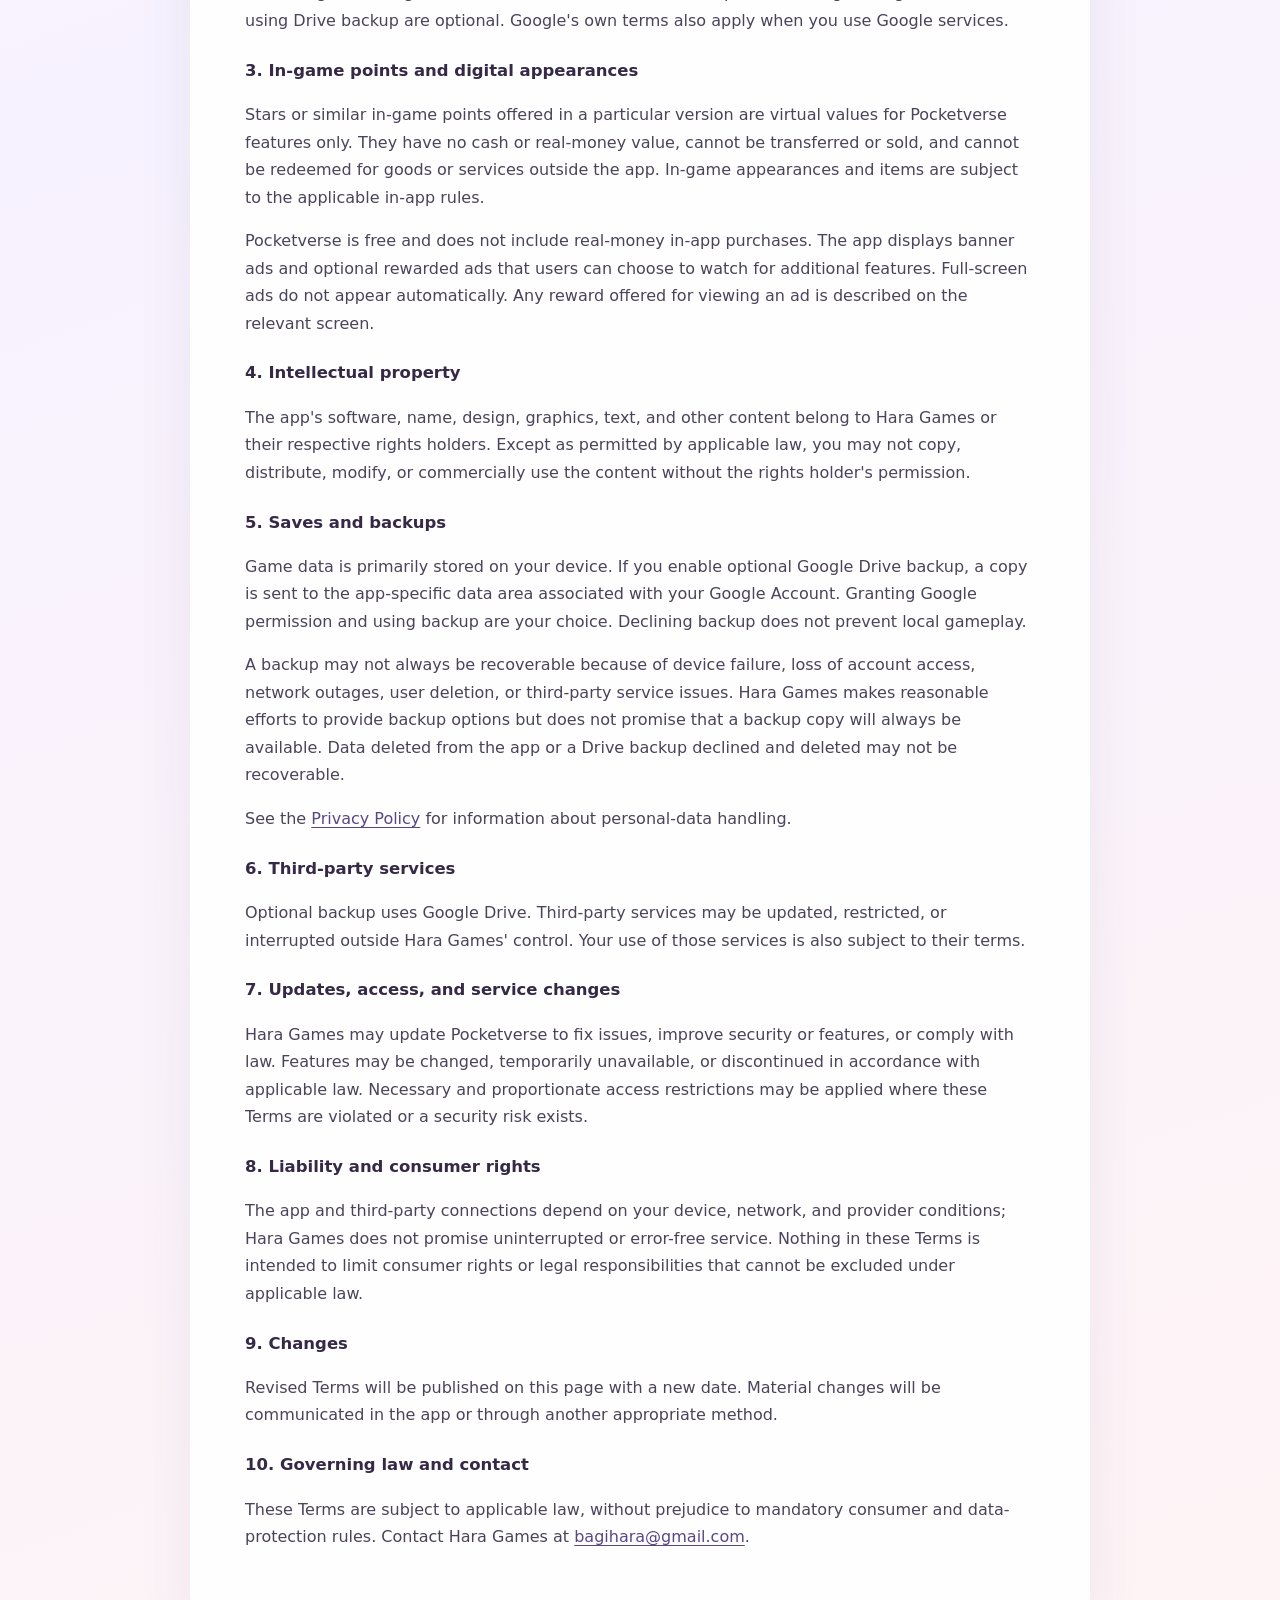
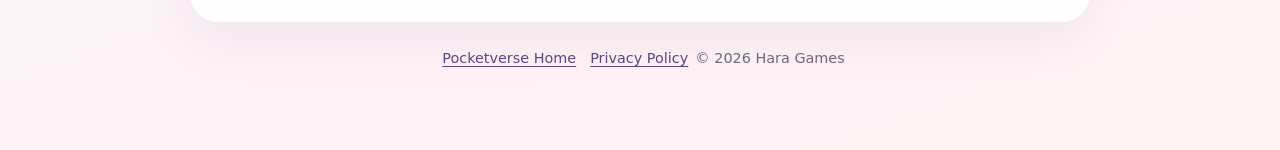
<file: Pocketverse/PocketVerse_Hizmet_Sartlari.html>
<!doctype html>
<html lang="tr">
<head><meta charset="utf-8"><meta name="viewport" content="width=device-width,initial-scale=1"><meta name="description" content="Pocketverse Hizmet Şartları — Hara Games."><meta name="theme-color" content="#fff8ed"><title>Pocketverse — Hizmet Şartları</title><link rel="stylesheet" href="site.css"></head>
<body><main class="shell"><header class="topbar"><a class="brand" href="index.html"><span class="brand-mark">✿</span>Pocketverse</a><nav class="navlinks"><a href="index.html">Ana Sayfa</a><a href="PocketVerse_Gizlilik_Politikasi.html">Gizlilik Politikası</a></nav></header><article class="card legal"><span class="eyebrow">Hara Games · Pocketverse</span><h1>Hizmet Şartları</h1><p class="updated">Son güncelleme: 5 Kasım 2026</p><p>Bu şartlar Hara Games tarafından sunulan Pocketverse mobil uygulamasının kullanımını düzenler. Uygulamayı kullanarak bu şartları kabul etmiş olursun. Kabul etmiyorsan uygulamayı kullanmamalısın.</p><nav class="contents"><a href="#tr">Türkçe</a><a href="#en">English</a><a href="#use">Kullanım</a><a href="#data">Kayıtlar ve yedekler</a><a href="#contact">İletişim</a></nav>
<section id="tr"><h2>1. Uygulama ve geliştirici</h2><ul><li>Uygulama: Pocketverse</li><li>Geliştirici: Hara Games</li><li>İletişim: <a href="mailto:bagihara@gmail.com">bagihara@gmail.com</a></li></ul><p>Pocketverse oda kişiselleştirme ve günlük yaşam araçları içeren bir mobil oyun deneyimidir.</p>
<h2 id="use">2. Uygulamayı kullanma</h2><p>Uygulamayı yürürlükteki yasalara ve bu şartlara uygun biçimde kullanmalısın. Uygulamanın güvenliğini veya normal çalışmasını bozmayı, yetkisiz erişim sağlamayı ya da başkalarının haklarını ihlal etmeyi amaçlayan davranışlarda bulunmamalısın.</p><p>Pocketverse'in temel oyun özellikleri yerel profil ile kullanılabilir; Google hesabı bağlama ve Drive yedeği isteğe bağlı özelliklerdir. Google hesabı/Drive kullanıldığında Google'ın kendi şartları da geçerlidir.</p>
<h2>3. Oyun içi puanlar ve dijital görünümler</h2><p>Uygulamanın ilgili sürümünde sunulan yıldızlar veya benzeri oyun içi puanlar yalnızca Pocketverse içindeki özellikler için kullanılan sanal değerlerdir. Nakit veya gerçek para karşılığı yoktur; devredilemez, satılamaz ve uygulama dışındaki bir mal/hizmet için kullanılamaz. Bir görünümün veya öğenin oyun içinde açılması, ilgili kullanım şartlarına tabidir.</p><p>Pocketverse ücretsizdir ve gerçek parayla uygulama içi satın alma içermez. Uygulamada banner reklamlar ve ek özellikler için kullanıcının kendi isteğiyle izleyebileceği ödüllü reklamlar bulunur. Kendiliğinden açılan tam ekran reklamlar gösterilmez. Reklam izleme karşılığı verilen ödüller ilgili ekranda açıkça belirtilir.</p>
<h2>4. Fikrî mülkiyet</h2><p>Uygulamanın yazılımı, adı, tasarımı, grafikleri, metinleri ve diğer içerikleri Hara Games'e veya ilgili hak sahiplerine aittir. İçerikler, uygulanabilir mevzuatın izin verdiği durumlar dışında, hak sahibinin izni olmadan çoğaltılamaz, dağıtılamaz, değiştirilemez veya ticari amaçla kullanılamaz.</p>
<h2 id="data">5. Kayıtlar ve yedekler</h2><p>Oyun verileri öncelikle cihazında saklanır. İsteğe bağlı Google Drive yedeğini etkinleştirirsen, Google hesabınla ilişkilendirilen uygulama verisi alanına bir kopya aktarılır. Google hesabı iznini vermek ve yedekleme özelliğini kullanmak senin seçimine bağlıdır. Yedeklemeyi reddetmen yerel oyunu kullanmanı engellemez.</p><p>Yedek, cihaz arızası, hesap erişimi kaybı, ağ kesintisi, kullanıcı tarafından silinme veya üçüncü taraf hizmet sorunları nedeniyle her zaman geri getirilemeyebilir. Hara Games, kullanıcıya yedekleme seçenekleri sunmak için makul çaba gösterir; yedek kopyanın her durumda mevcut olacağını taahhüt etmez. Veri uygulamadan silindiğinde veya Drive yedeği reddedilip silindiğinde bu kopyalar geri alınamayabilir.</p><p>Kişisel verilerin işlenme biçimi <a href="PocketVerse_Gizlilik_Politikasi.html">Gizlilik Politikası</a>'nda açıklanır.</p>
<h2>6. Üçüncü taraf hizmetleri</h2><p>İsteğe bağlı yedekleme Google Drive altyapısını kullanır. Üçüncü taraf hizmetler Hara Games'in kontrolü dışında güncellenebilir, kısıtlanabilir veya kesintiye uğrayabilir. Bu hizmetleri kullanman ilgili sağlayıcının şartlarına da tabidir.</p>
<h2>7. Güncellemeler, erişim ve hizmet değişiklikleri</h2><p>Hara Games hataları gidermek, güvenliği ve işlevleri geliştirmek veya yasal gerekliliklere uymak için uygulamayı güncelleyebilir. Bazı özellikler değiştirilebilir, geçici olarak kullanılamayabilir veya yürürlükteki mevzuata uygun biçimde sonlandırılabilir. Şartların ihlal edilmesi ya da güvenlik riski bulunması halinde, gerekli ve ölçülü erişim kısıtlamaları uygulanabilir.</p>
<h2>8. Sorumluluk ve tüketici hakları</h2><p>Uygulama ve üçüncü taraf bağlantıları cihaz, ağ ve sağlayıcı koşullarına bağlıdır; Hara Games kesintisiz ve hatasız hizmet taahhüdünde bulunmaz. Bu şartların hiçbir hükmü, yürürlükteki mevzuat uyarınca ortadan kaldırılamayan tüketici haklarını veya yasal sorumlulukları sınırlamayı amaçlamaz.</p>
<h2>9. Şartlardaki değişiklikler</h2><p>Şartlar değişirse yeni tarihli metin bu sayfada yayımlanır. Önemli değişiklikler uygulama içinden veya uygun başka bir yolla duyurulur.</p>
<h2>10. Uygulanacak hukuk ve iletişim</h2><p>Bu şartlar, uygulanabilir emredici tüketici ve veri koruma kuralları saklı kalmak üzere ilgili mevzuata tabidir. Soruların için <a href="mailto:bagihara@gmail.com">bagihara@gmail.com</a> adresinden Hara Games'e ulaşabilirsin.</p></section>
<hr class="section-sep"><section id="en" lang="en"><span class="eyebrow">English</span><h2>Terms of Service</h2><p class="updated">Last updated: November 5, 2026</p><p>These Terms govern your use of Pocketverse, a mobile app provided by Hara Games. By using the app, you agree to these Terms. Do not use Pocketverse if you do not agree.</p><h3>1. App and developer</h3><p>App: Pocketverse · Developer: Hara Games · Contact: <a href="mailto:bagihara@gmail.com">bagihara@gmail.com</a>. Pocketverse is a mobile game experience with room customization and personal organization features.</p>
<h3>2. Use of the app</h3><p>You must use Pocketverse in compliance with applicable laws and these Terms. You must not attempt to compromise the app's security or operation, gain unauthorized access, or violate others' rights. Core game features can be used with a local profile. Linking a Google Account and using Drive backup are optional. Google's own terms also apply when you use Google services.</p>
<h3>3. In-game points and digital appearances</h3><p>Stars or similar in-game points offered in a particular version are virtual values for Pocketverse features only. They have no cash or real-money value, cannot be transferred or sold, and cannot be redeemed for goods or services outside the app. In-game appearances and items are subject to the applicable in-app rules.</p><p>Pocketverse is free and does not include real-money in-app purchases. The app displays banner ads and optional rewarded ads that users can choose to watch for additional features. Full-screen ads do not appear automatically. Any reward offered for viewing an ad is described on the relevant screen.</p>
<h3>4. Intellectual property</h3><p>The app's software, name, design, graphics, text, and other content belong to Hara Games or their respective rights holders. Except as permitted by applicable law, you may not copy, distribute, modify, or commercially use the content without the rights holder's permission.</p>
<h3>5. Saves and backups</h3><p>Game data is primarily stored on your device. If you enable optional Google Drive backup, a copy is sent to the app-specific data area associated with your Google Account. Granting Google permission and using backup are your choice. Declining backup does not prevent local gameplay.</p><p>A backup may not always be recoverable because of device failure, loss of account access, network outages, user deletion, or third-party service issues. Hara Games makes reasonable efforts to provide backup options but does not promise that a backup copy will always be available. Data deleted from the app or a Drive backup declined and deleted may not be recoverable.</p><p>See the <a href="PocketVerse_Gizlilik_Politikasi.html">Privacy Policy</a> for information about personal-data handling.</p>
<h3>6. Third-party services</h3><p>Optional backup uses Google Drive. Third-party services may be updated, restricted, or interrupted outside Hara Games' control. Your use of those services is also subject to their terms.</p><h3>7. Updates, access, and service changes</h3><p>Hara Games may update Pocketverse to fix issues, improve security or features, or comply with law. Features may be changed, temporarily unavailable, or discontinued in accordance with applicable law. Necessary and proportionate access restrictions may be applied where these Terms are violated or a security risk exists.</p>
<h3>8. Liability and consumer rights</h3><p>The app and third-party connections depend on your device, network, and provider conditions; Hara Games does not promise uninterrupted or error-free service. Nothing in these Terms is intended to limit consumer rights or legal responsibilities that cannot be excluded under applicable law.</p><h3>9. Changes</h3><p>Revised Terms will be published on this page with a new date. Material changes will be communicated in the app or through another appropriate method.</p><h3>10. Governing law and contact</h3><p>These Terms are subject to applicable law, without prejudice to mandatory consumer and data-protection rules. Contact Hara Games at <a href="mailto:bagihara@gmail.com">bagihara@gmail.com</a>.</p></section></article><footer class="footer"><a href="index.html">Pocketverse Home</a><a href="PocketVerse_Gizlilik_Politikasi.html">Privacy Policy</a><span>© 2026 Hara Games</span></footer></main></body></html>
</file>
<file: Pocketverse/site.css>
:root{color-scheme:light;--ink:#352946;--muted:#6f6680;--plum:#6f5795;--lav:#e8e4f7;--pink:#f5dce5;--cream:#fffaf2;--line:#e9e1ee;--white:#fff}
*{box-sizing:border-box}html{scroll-behavior:smooth}body{margin:0;background:linear-gradient(160deg,#fff8ed,#f7f2ff 62%,#fff4f5);color:var(--ink);font:16px/1.72 Inter,ui-sans-serif,system-ui,-apple-system,"Segoe UI",sans-serif}a{color:#594783;text-underline-offset:3px}a:hover{color:#9a5578}.shell{width:min(900px,calc(100% - 32px));margin:32px auto 56px}.topbar{display:flex;align-items:center;justify-content:space-between;gap:16px;margin-bottom:18px}.brand{font-weight:800;letter-spacing:.02em;color:var(--ink);text-decoration:none}.brand-mark{display:inline-grid;place-items:center;width:36px;height:36px;margin-right:8px;border-radius:13px;background:linear-gradient(145deg,#f8dce8,#dcdaf7);box-shadow:0 3px 10px #65528620}.navlinks{display:flex;gap:14px;flex-wrap:wrap;font-size:.92rem}.card{background:#ffffffed;border:1px solid #fff;box-shadow:0 18px 55px #55426b16;border-radius:28px;padding:clamp(24px,5vw,54px)}.eyebrow{color:var(--plum);font-weight:750;text-transform:uppercase;font-size:.78rem;letter-spacing:.11em}.hero{padding:clamp(28px,7vw,72px);background:radial-gradient(circle at 88% 10%,#e5e1f8 0 9%,transparent 9.5%),radial-gradient(circle at 94% 19%,#f8e2e9 0 4%,transparent 4.5%),#fffefa}.hero h1{font-size:clamp(2.2rem,7vw,4rem);line-height:1.08;letter-spacing:-.04em;margin:.35em 0}.hero p{max-width:650px;color:var(--muted);font-size:1.1rem}.pill{display:inline-block;border-radius:999px;padding:5px 12px;background:var(--lav);color:var(--plum);font-weight:650;font-size:.85rem}.contents{display:flex;gap:10px;flex-wrap:wrap;margin:24px 0}.contents a{padding:6px 12px;border:1px solid var(--line);border-radius:999px;text-decoration:none;background:#fff}.legal{margin-top:20px}.legal h1{font-size:clamp(2rem,5vw,3rem);line-height:1.12;letter-spacing:-.035em;margin:.25em 0}.legal h2{margin:2em 0 .45em;font-size:1.28rem;line-height:1.35}.legal h3{font-size:1.03rem;margin:1.35em 0 .25em}.legal p,.legal li{color:#4b4359}.legal ul{padding-left:1.3rem}.updated{color:var(--muted);font-size:.92rem}.notice{padding:15px 18px;border-left:4px solid #c998b3;background:#fff4f6;border-radius:9px;color:#594c5d}.grid{display:grid;grid-template-columns:repeat(auto-fit,minmax(210px,1fr));gap:14px;margin:28px 0}.tile{background:#fff;border:1px solid var(--line);border-radius:20px;padding:20px}.tile h2{font-size:1.06rem;margin:0 0 5px}.tile p{margin:0;color:var(--muted)}.actions{display:flex;gap:12px;flex-wrap:wrap;margin-top:24px}.button{display:inline-block;padding:11px 18px;border-radius:14px;text-decoration:none;font-weight:700;background:var(--plum);color:white;box-shadow:0 6px 18px #6f579530}.button.secondary{background:#f3effa;color:var(--plum);box-shadow:none}.lang{display:flex;gap:8px}.lang a{font-size:.9rem;text-decoration:none;border:1px solid var(--line);padding:5px 11px;border-radius:999px;background:#fff}.section-sep{border:0;border-top:1px solid var(--line);margin:48px 0}.footer{padding:24px 10px;text-align:center;color:var(--muted);font-size:.9rem}.footer a{margin:0 7px}@media(max-width:560px){.shell{width:min(100% - 20px,900px);margin:14px auto 30px}.topbar{align-items:flex-start;flex-direction:column}.card{border-radius:22px;padding:24px 20px}.hero{padding:30px 24px}}
</file>
